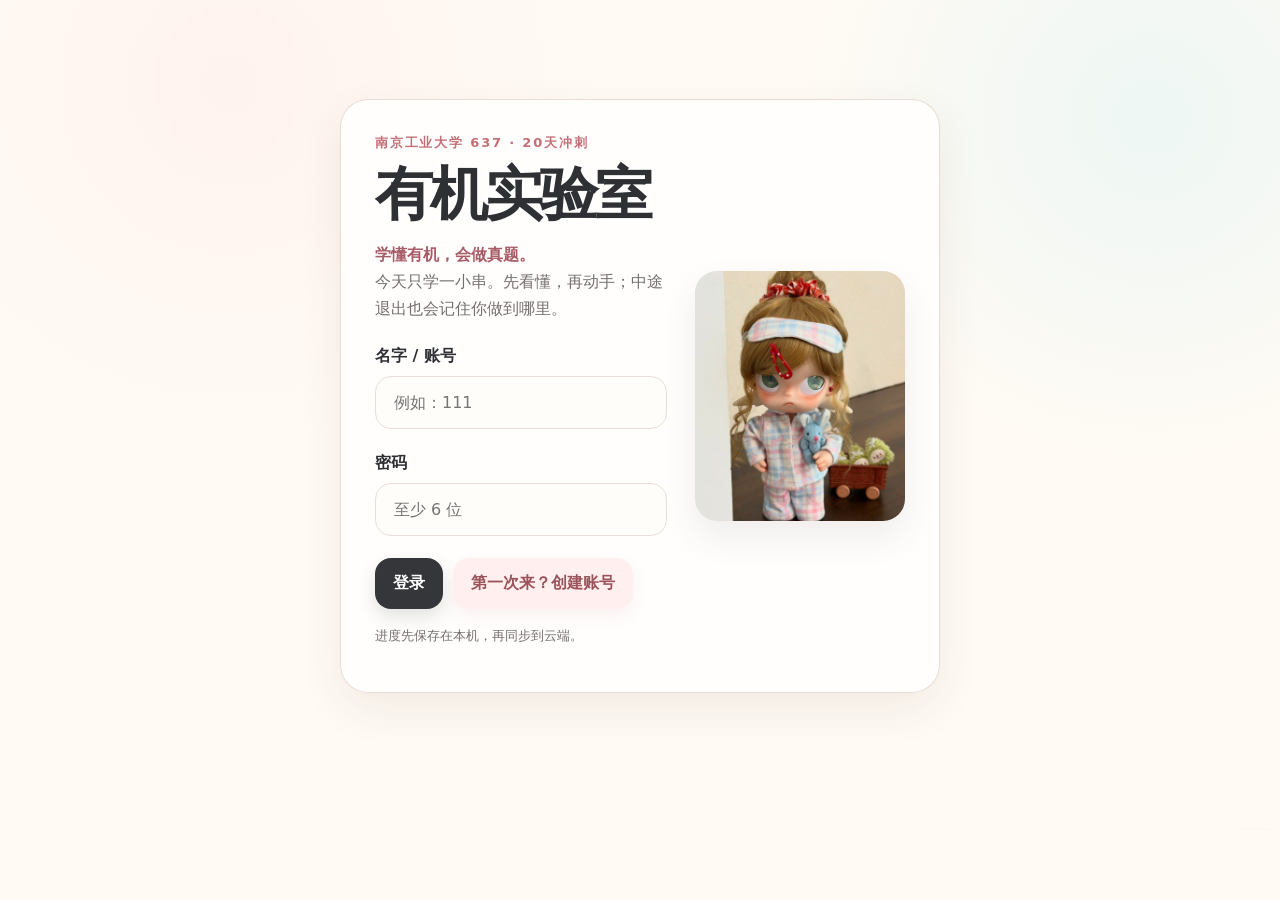
<file: index.html>
<!doctype html>
<html lang="zh-CN">
<head>
  <meta charset="utf-8">
  <meta name="viewport" content="width=device-width,initial-scale=1,viewport-fit=cover">
  <meta name="theme-color" content="#fffaf4">
  <title>有机实验室 · 637</title>
  <link rel="stylesheet" href="styles.css?v=original-iodoform-v5-20261008">
</head>
<body>
  <main id="app" aria-live="polite"></main>
  <script src="config.js"></script>
  <script src="data/skills.js"></script>
  <script src="data/manifest.js"></script>
  <script src="data/day01.js"></script>
  <script src="data/day02.js"></script>
  <script src="data/day03.js"></script>
  <script src="data/day04.js"></script>
  <script src="data/day05.js"></script>
  <script src="data/day06.js"></script>
  <script src="data/day07.js"></script>
  <script src="data/day08.js"></script>
  <script src="data/day09.js"></script>
  <script src="data/day10.js"></script>
  <script src="data/day11.js"></script>
  <script src="data/day12.js"></script>
  <script src="data/day13.js"></script>
  <script src="data/day14.js"></script>
  <script src="data/day15.js"></script>
  <script src="data/day16.js"></script>
  <script src="data/day17.js"></script>
  <script src="data/day18.js"></script>
  <script src="data/day19.js"></script>
  <script src="data/day20.js"></script>
  <script src="data/phase5-augment.js"></script>
  <script src="data/beginner-foundations.js"></script>
  <script src="data/learning-scaffolds.js"></script>
  <script src="data/beginner-first-use.js"></script>
  <script src="data/beginner-closure-v3.js"></script>
  <script src="data/beginner-closure-v4.js"></script>
  <script src="data/exam-closure-v5.js"></script>
  <script src="data/teaching-closure-v10.js"></script>
  <script src="data/teaching-closure-v11.js"></script>
  <script src="data/course-journey.js"></script>
  <script src="data/3d-lessons.js"></script>
  <script src="data/v16-story.js"></script>
  <script src="data/v16-novel.js"></script>
  <script src="data/v16-novel-longform.js"></script>
  <script src="data/v16-learning-voice.js"></script>
  <script src="data/v16-assets.js"></script>
  <script src="data/v16-release-config.js"></script>
  <script src="data/v16-exam.js"></script>
  <script src="data/exam-explanations.js"></script>
  <script src="data/original-exam-draft.js"></script>
  <script src="data/v16-asset-migration.js"></script>
  <script src="data/v16-director.js"></script>
  <script src="data/v16-novel-chapters.js"></script>
  <script src="data/visual-consistency-v15.js"></script>
  <script src="data/detective-cases.js"></script>
  <script src="data/synthesis-cases.js"></script>
  <script src="js/chem-visuals.js"></script>
  <script src="js/learning-engine.js"></script>
  <script src="js/director-engine.js"></script>
  <script src="js/chem3d.js"></script>
  <script src="js/narrative-engine.js"></script>
  <script src="js/comic-renderer.js"></script>
  <script src="js/novel-reader.js"></script>
  <script src="js/case-board.js"></script>
  <script src="js/v16-repair-presentation.js"></script>
  <script src="js/v16-cloud-codec.js"></script>
  <script src="js/review-engine.js"></script>
  <script src="js/interactions.js"></script>
  <script src="js/exam-review.js"></script>
  <script src="js/original-chem-diagrams.js"></script>
  <script src="js/original-chem-graph.js"></script>
  <script src="js/original-reaction-solutions.js"></script>
  <script src="js/original-spectra.js"></script>
  <script src="js/original-iodoform.js"></script>
  <script src="js/detective.js"></script>
  <script src="js/synthesis.js"></script>
  <script src="app.js?v=original-iodoform-v5-20261008"></script>
  <script src="js/lesson-layout-v15.js?v=visual-consistency-v15"></script>
</body>
</html>
</file>
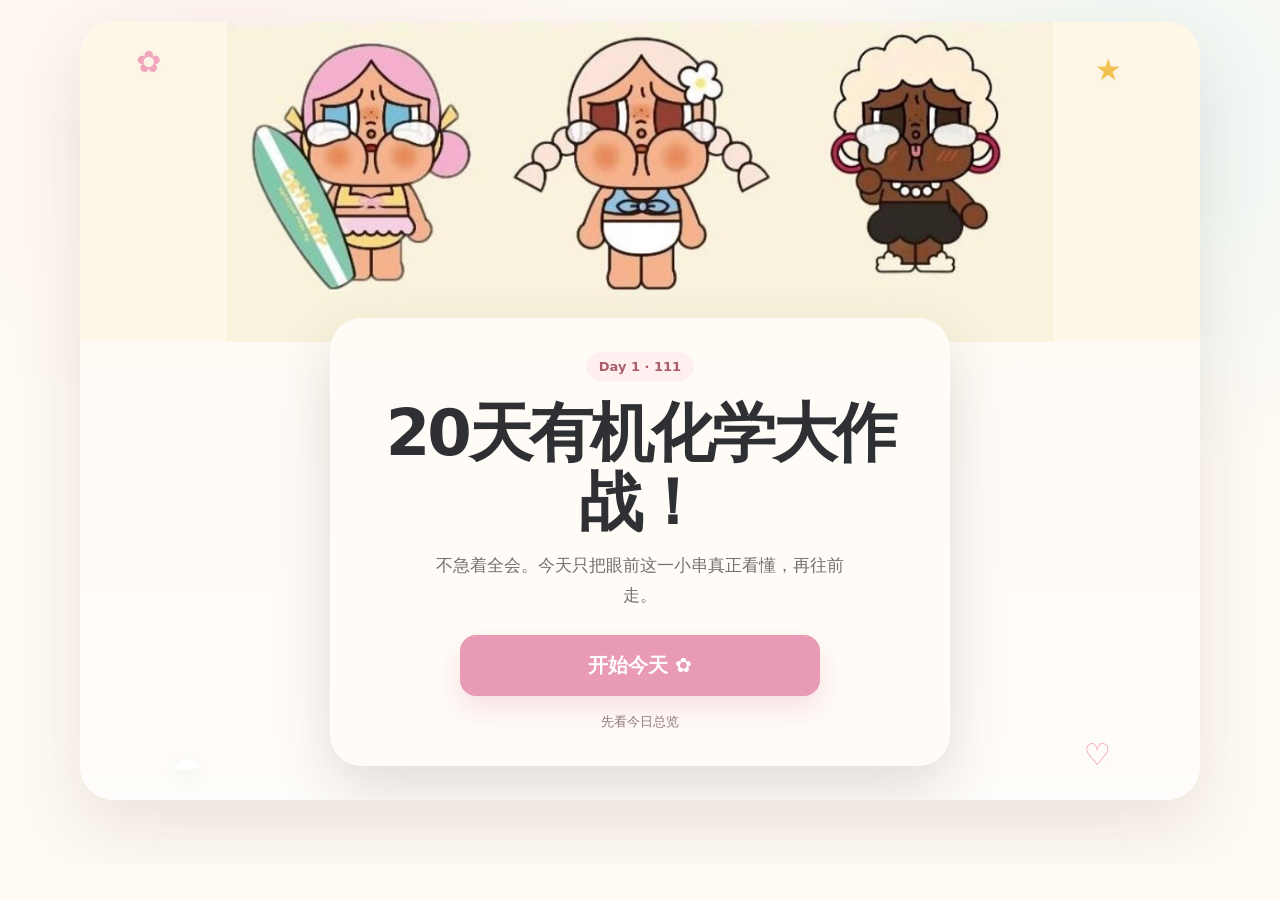
<file: _preview.html>
<!doctype html><meta charset="utf-8"><meta name="viewport" content="width=device-width,initial-scale=1"><link rel="stylesheet" href="styles.css"><body><main id="app"><div class="app cozy-app"><section class="welcome-stage"><img class="welcome-stage-bg" src="assets/mascots/welcome-page.jpg"><div class="welcome-stage-shade"></div><div class="welcome-center-card"><div class="welcome-badge">Day 1 · 111</div><h1>20天有机化学大作战！</h1><p>不急着全会。今天只把眼前这一小串真正看懂，再往前走。</p><button class="btn welcome-start">开始今天 ✿</button><button class="welcome-skip">先看今日总览</button></div><div class="welcome-doodles"><span>✿</span><span>★</span><span>☁</span><span>♡</span></div></section></div></main></body>
</file>
<file: styles.css>
:root{
  --bg:#fffaf4;--paper:#fffefd;--ink:#2f3034;--muted:#766f70;--rose:#c46f77;--rose-soft:#fff0ef;
  --mint:#eaf6ef;--blue:#eef4fb;--line:#eadfd8;--shadow:0 22px 70px rgba(78,55,46,.10);
  --radius:28px;--radius-sm:18px;
}
*{box-sizing:border-box}html,body{margin:0;min-height:100%;background:radial-gradient(circle at 18% 10%,#fff3ef 0,transparent 28%),radial-gradient(circle at 90% 14%,#eef7f4 0,transparent 26%),var(--bg);color:var(--ink);font-family:Inter,"PingFang SC","Microsoft YaHei",system-ui,-apple-system,sans-serif}button,input{font:inherit}button{cursor:pointer}button:disabled{cursor:not-allowed;opacity:.55}.app{width:min(940px,calc(100% - 28px));margin:0 auto;padding:28px 0 64px}.topbar{display:flex;align-items:center;justify-content:space-between;gap:16px;margin-bottom:18px}.brand{font-weight:800;letter-spacing:.04em}.brand small{display:block;color:var(--rose);font-size:12px;margin-bottom:4px}.cloud{font-size:13px;color:var(--muted);display:flex;align-items:center;gap:7px}.dot{width:9px;height:9px;border-radius:50%;background:#bbb}.dot.synced{background:#77b891}.dot.syncing{background:#d7a45e}.dot.offline{background:#d87979}.panel{background:rgba(255,254,253,.94);border:1px solid rgba(231,215,206,.86);border-radius:var(--radius);box-shadow:var(--shadow);padding:34px}.login-wrap{min-height:92vh;display:grid;place-items:center}.login-card{width:min(600px,100%)}.kicker{color:var(--rose);font-weight:800;letter-spacing:.14em;font-size:13px}.hero{font-size:clamp(48px,8vw,82px);line-height:.98;margin:14px 0 18px;letter-spacing:-.05em}.lead{font-size:18px;line-height:1.7;color:var(--muted)}.field{margin:24px 0 0}.field label{display:block;font-weight:800;margin-bottom:9px}.field input{width:100%;padding:16px 18px;border:1px solid var(--line);border-radius:16px;background:#fffdfa;outline:none}.field input:focus{border-color:#d59aa0;box-shadow:0 0 0 4px rgba(196,111,119,.10)}.btn{border:0;border-radius:16px;padding:15px 18px;font-weight:800}.btn.primary{background:#34363a;color:white}.btn.soft{background:var(--rose-soft);color:#9b545b}.btn.ghost{background:transparent;border:1px solid var(--line);color:var(--ink)}.btn-row{display:flex;gap:10px;flex-wrap:wrap;margin-top:22px}.error{margin-top:16px;background:#fff0ee;border:1px solid #f4c5c1;color:#b64843;padding:14px 16px;border-radius:16px;line-height:1.55}.good{background:var(--mint);border:1px solid #cfe9d8;color:#45755a;padding:14px 16px;border-radius:16px;line-height:1.55}.home-grid{display:grid;grid-template-columns:1.35fr .65fr;gap:18px}.day-card h1{font-size:40px;margin:8px 0 12px;letter-spacing:-.03em}.progress-line{height:9px;background:#f1e7e2;border-radius:99px;overflow:hidden;margin:18px 0 8px}.progress-line i{display:block;height:100%;background:linear-gradient(90deg,#c97980,#e3b39e);border-radius:inherit}.tiny{font-size:13px;color:var(--muted)}.chain{display:flex;gap:8px;align-items:center;flex-wrap:wrap;margin:20px 0}.chip{background:var(--blue);border:1px solid #dce8f5;border-radius:999px;padding:8px 11px;font-size:13px}.side-stat{display:grid;gap:12px}.mini-card{padding:18px;border:1px solid var(--line);border-radius:20px;background:#fff}.mini-card strong{font-size:24px;display:block;margin-top:6px}.lesson-card{max-width:760px;margin:0 auto}.lesson-card h1{font-size:42px;line-height:1.12;margin:12px 0 16px;letter-spacing:-.03em}.lesson-body{font-size:19px;line-height:1.8}.note{background:var(--mint);padding:16px 18px;border-radius:18px;margin-top:18px;color:#4e705b}.question-card{max-width:780px;margin:0 auto}.step-label{font-size:13px;color:var(--rose);font-weight:800}.question-card h2{font-size:31px;line-height:1.35;margin:10px 0 16px}.formula{font-family:"Times New Roman",serif;font-size:27px;text-align:center;background:#faf7f2;border:1px solid var(--line);padding:18px;border-radius:18px;margin:18px 0}.options{display:grid;gap:10px}.option{width:100%;text-align:left;border:1px solid var(--line);background:white;border-radius:16px;padding:15px 17px;transition:.15s}.option:hover{transform:translateY(-1px);border-color:#dcb2b6}.option.selected{border-color:#c97980;background:#fff5f4}.option.correct{border-color:#86c39b;background:#edf8f1}.option.wrong{border-color:#dc8b86;background:#fff1ef}.confidence{margin-top:18px;padding-top:16px;border-top:1px dashed var(--line)}.confidence p{font-weight:700;margin:0 0 10px}.confidence button{border:1px solid var(--line);background:#fff;border-radius:999px;padding:8px 12px;margin-right:6px}.confidence button.active{background:#34363a;color:white;border-color:#34363a}.feedback{margin-top:18px;padding:18px;border-radius:18px;background:#faf7f2;line-height:1.7}.feedback strong{display:block;margin-bottom:6px}.why{margin-top:10px;padding-top:10px;border-top:1px dashed var(--line);color:var(--muted)}.hint{margin-top:12px;background:var(--blue);border:1px solid #dce8f5;padding:13px 15px;border-radius:16px;color:#506a84}.finish{text-align:center;max-width:680px;margin:0 auto}.finish .big{font-size:58px;margin:8px}.skills{display:grid;gap:9px;margin:22px 0;text-align:left}.skill-row{display:flex;justify-content:space-between;gap:12px;padding:12px 14px;border-radius:14px;background:#faf7f2}.footer-actions{display:flex;justify-content:space-between;gap:12px;margin-top:22px}.link-btn{border:0;background:none;color:var(--rose);padding:6px 0;font-weight:700}@media(max-width:760px){.app{width:min(100% - 18px,940px);padding-top:12px}.panel{padding:24px 18px;border-radius:22px}.home-grid{grid-template-columns:1fr}.hero{font-size:54px}.question-card h2{font-size:25px}.lesson-card h1{font-size:32px}.formula{font-size:23px}.topbar{padding:0 4px}}

/* Phase 2–3: ability model + core interactions */
.nav-row{display:flex;gap:8px;flex-wrap:wrap;align-items:center}.nav-pill{border:1px solid var(--line);background:rgba(255,255,255,.8);border-radius:999px;padding:9px 12px;color:var(--ink);font-weight:700;font-size:13px}.nav-pill.active{background:#34363a;color:#fff;border-color:#34363a}.home-actions{display:grid;grid-template-columns:repeat(3,1fr);gap:10px;margin-top:18px}.home-action{border:1px solid var(--line);background:#fff;border-radius:18px;padding:15px;text-align:left}.home-action b{display:block;margin-bottom:5px}.home-action span{font-size:13px;color:var(--muted)}.section-title{display:flex;justify-content:space-between;align-items:end;gap:16px;margin:28px 0 12px}.section-title h2{margin:0;font-size:22px}.day-map{display:grid;grid-template-columns:repeat(4,1fr);gap:10px}.day-tile{border:1px solid var(--line);background:#fff;border-radius:18px;padding:14px;text-align:left;min-height:104px}.day-tile strong{display:block;margin:7px 0 4px}.day-tile small{color:var(--muted);line-height:1.4}.day-tile.current{border-color:#d59aa0;background:#fff7f5}.day-tile.done{background:var(--mint)}.day-tile.locked{opacity:.5;cursor:not-allowed;background:#faf7f4}.day-number{font-size:12px;color:var(--rose);font-weight:800}.status-note{margin-top:14px;padding:12px 14px;border-radius:14px;background:#faf7f2;color:var(--muted);font-size:13px;line-height:1.6}.question-shell{max-width:820px;margin:0 auto}.question-head{display:flex;align-items:center;justify-content:space-between;gap:12px;margin-bottom:14px}.question-head .step-label{margin:0}.role-chip{border-radius:999px;padding:7px 10px;background:var(--blue);font-size:12px;color:#506a84;font-weight:800}.question-prompt{font-size:28px;line-height:1.45;font-weight:800;margin:8px 0 18px}.structure-options .option{display:grid;grid-template-columns:32px 1fr auto;gap:10px;align-items:center}.option-letter{width:28px;height:28px;display:grid;place-items:center;border-radius:50%;background:#faf4ef;font-weight:800}.option-formula{display:block;font-family:"Times New Roman",serif;font-size:22px;margin-bottom:5px}.option-svg{display:block;max-width:360px}.option-svg svg,.structure-stage svg,.arrow-base svg{width:100%;height:auto;display:block}.stem-structure{border:1px solid var(--line);background:#faf7f2;border-radius:18px;padding:14px;margin:16px 0}.stem-structure>span{display:block;color:var(--muted);font-size:12px;font-weight:800;margin-bottom:8px}.structure-stage{width:min(520px,100%);margin:0 auto}.confidence-buttons{display:flex;gap:7px;flex-wrap:wrap}.reasoning-label{display:grid;gap:7px;margin-top:13px;color:var(--muted);font-size:13px}.reasoning-label select{width:100%;border:1px solid var(--line);background:#fff;border-radius:12px;padding:10px 12px;color:var(--ink)}.interaction-instruction{font-size:13px;color:var(--muted);margin:0 0 10px}.ranking-list{list-style:none;padding:0;margin:0;display:grid;gap:9px}.ranking-item{display:grid;grid-template-columns:24px 30px 1fr auto;gap:10px;align-items:center;border:1px solid var(--line);background:#fff;border-radius:16px;padding:11px 12px}.ranking-item.dragging{opacity:.55}.drag-handle{color:#aaa;cursor:grab}.rank-index{width:28px;height:28px;border-radius:50%;background:var(--rose-soft);display:grid;place-items:center;font-weight:800}.rank-content{display:grid;gap:3px}.rank-content small{color:var(--muted)}.rank-actions{display:flex;gap:5px}.rank-actions button,.mini-button{border:1px solid var(--line);background:#fff;border-radius:10px;padding:7px 9px}.mini-button.active{background:#34363a;color:#fff;border-color:#34363a}.partial-score{margin-top:12px;background:var(--blue);border-radius:14px;padding:12px 14px}.partial-score b{font-size:19px}.bridgeheads{display:grid;grid-template-columns:1fr auto 1fr;gap:10px;align-items:center;margin:10px 0 16px}.bridgeheads>div{border:1px solid var(--line);border-radius:16px;padding:13px;background:#faf7f2}.bridgeheads span{display:block;font-size:12px;color:var(--muted);margin-bottom:5px}.bridgeheads b{line-height:1.45}.bridge-arrow{font-size:24px;color:var(--rose)}.path-history{padding:10px 0}.path-history p{color:var(--muted);margin:0}.path-history ol{margin:0;padding-left:24px}.path-history li{margin:5px 0;padding:7px 9px;border-radius:10px}.status-green{background:#edf8f1}.status-yellow{background:#fff8df}.status-orange{background:#fff0df}.status-red{background:#fff0ee}.current-compound{display:grid;gap:4px;border:1px solid var(--line);background:#fff;border-radius:16px;padding:14px;margin-bottom:10px}.current-compound span,.current-compound small{color:var(--muted);font-size:12px}.path-choices{display:grid;gap:8px}.path-choice{border:1px solid var(--line);background:#fff;border-radius:15px;padding:12px 14px;text-align:left}.path-choice b,.path-choice span{display:block}.path-choice span{color:var(--muted);font-size:13px;margin-top:4px}.path-message{padding:11px 13px;border-radius:13px;background:var(--blue);margin-bottom:10px;line-height:1.55}.dead-end{padding:13px 14px;border-radius:14px;background:#fff0ee;color:#9b5651;line-height:1.6;margin-bottom:10px}.arrow-workspace{position:relative;border:1px solid var(--line);background:#fff;border-radius:18px;overflow:hidden;margin:12px 0;aspect-ratio:16/7;min-height:220px}.arrow-base,.arrow-overlay{position:absolute;inset:0;width:100%;height:100%}.arrow-base svg,.arrow-overlay{width:100%;height:100%}.arrow-overlay{pointer-events:none}.drawn-arrow{fill:none;stroke:#a55a64;stroke-width:3}.drawn-arrow.single{stroke-dasharray:6 5}.arrow-overlay marker path{fill:#a55a64}.arrow-overlay text{fill:#a55a64;font-weight:800}.hotspot{position:absolute;width:22px;height:22px;transform:translate(-50%,-50%);border-radius:50%;border:3px solid #fff;background:#d88c94;box-shadow:0 0 0 2px rgba(196,111,119,.35);padding:0;z-index:3}.hotspot[data-role="source"]{background:#76b7a7}.hotspot[data-role="target"]{background:#8fb8df}.hotspot.source-selected{box-shadow:0 0 0 5px rgba(196,111,119,.22);transform:translate(-50%,-50%) scale(1.18)}.hotspot span{position:absolute;left:50%;top:26px;transform:translateX(-50%);white-space:nowrap;background:rgba(47,48,52,.92);color:white;border-radius:8px;padding:4px 6px;font-size:10px;opacity:0;pointer-events:none}.hotspot:hover span,.hotspot:focus span{opacity:1}.arrow-readout{background:var(--mint);border-radius:13px;padding:11px 13px;font-size:13px}.arrow-tools{display:flex;gap:7px;flex-wrap:wrap;margin-top:8px}.layered-explanation{margin-top:16px;display:grid;gap:9px}.explain-layer{padding:14px 15px;border-radius:15px;background:#faf7f2;line-height:1.7}.explain-layer.why,.explain-layer.full{display:none}.explain-layer.open{display:block}.explain-actions{display:flex;gap:8px;flex-wrap:wrap}.result-title{font-size:18px;font-weight:800}.result-sub{font-size:13px;color:var(--muted);margin-top:5px}.ability-grid{display:grid;grid-template-columns:repeat(2,1fr);gap:12px}.ability-card{border:1px solid var(--line);background:#fff;border-radius:18px;padding:15px}.ability-card header{display:flex;justify-content:space-between;gap:10px;align-items:center}.ability-card header b{font-size:17px}.meter{height:8px;background:#f1e7e2;border-radius:999px;overflow:hidden;margin:10px 0 7px}.meter i{display:block;height:100%;background:linear-gradient(90deg,#c97980,#e3b39e);border-radius:inherit}.ability-card small{color:var(--muted);line-height:1.5}.skill-detail-list{display:grid;gap:8px;margin-top:14px}.skill-detail{display:grid;grid-template-columns:1fr auto;gap:10px;border-top:1px dashed var(--line);padding-top:9px}.skill-detail span{font-size:13px}.skill-detail small{grid-column:1/-1}.empty-state{text-align:center;padding:38px 14px;color:var(--muted)}.mistake-list{display:grid;gap:10px}.mistake-card{border:1px solid var(--line);background:#fff;border-radius:17px;padding:15px}.mistake-card.high{border-color:#e5b0aa;background:#fff7f5}.mistake-card b{display:block}.mistake-card p{color:var(--muted);line-height:1.6;margin:6px 0 0}.review-summary{display:flex;gap:10px;flex-wrap:wrap}.review-summary .chip{background:var(--mint)}.score-box{display:grid;grid-template-columns:1fr 1fr;gap:10px}.score-box>div{background:#faf7f2;border-radius:16px;padding:14px}.score-box strong{font-size:24px;display:block;margin-top:4px}.locked-panel{opacity:.58}.tiny-link{border:0;background:none;color:var(--rose);padding:0;font-weight:800}.phase-badge{display:inline-flex;align-items:center;gap:6px;background:#fff3df;border:1px solid #eed9b8;color:#8d6b35;border-radius:999px;padding:6px 9px;font-size:12px;font-weight:800}.feedback.locked{background:var(--blue)}
@media(max-width:760px){.home-actions{grid-template-columns:1fr}.day-map{grid-template-columns:repeat(2,1fr)}.question-prompt{font-size:23px}.ranking-item{grid-template-columns:20px 28px 1fr}.rank-actions{grid-column:3;justify-self:start}.bridgeheads{grid-template-columns:1fr}.bridge-arrow{transform:rotate(90deg);justify-self:center}.ability-grid{grid-template-columns:1fr}.arrow-workspace{min-height:190px;aspect-ratio:4/3}.hotspot span{display:none}.question-head{align-items:flex-start;flex-direction:column}.topbar{align-items:flex-start}.nav-row{justify-content:flex-end}.structure-options .option{grid-template-columns:30px 1fr}.multi-mark{display:none}}

/* Phase 4: structure detective */
.detective-hub h1{font-size:38px;line-height:1.2;margin:10px 0 12px}.detective-hub-stats{display:grid;grid-template-columns:repeat(3,1fr);gap:10px;margin:20px 0}.detective-hub-stats>div{background:#faf7f2;border:1px solid var(--line);border-radius:18px;padding:14px}.detective-hub-stats span{display:block;color:var(--muted);font-size:12px;margin-bottom:6px}.detective-hub-stats b{font-size:22px}.detective-case-list{display:grid;grid-template-columns:repeat(2,1fr);gap:12px}.detective-case-tile{border:1px solid var(--line);background:#fff;border-radius:20px;padding:16px;text-align:left;min-height:150px;display:flex;flex-direction:column;align-items:flex-start}.detective-case-tile:hover{border-color:#dcb2b6;transform:translateY(-1px)}.detective-case-tile.done{background:var(--mint);border-color:#cfe9d8}.detective-case-tile>span{font-size:12px;color:var(--rose);font-weight:800}.detective-case-tile>b{font-size:19px;margin:7px 0 6px}.detective-case-tile>small{color:var(--muted);line-height:1.55;flex:1}.detective-case-tile>em{font-size:12px;color:#4e705b;font-style:normal;font-weight:800;margin-top:12px}.detective-shell{max-width:900px;margin:0 auto}.detective-progress{margin-bottom:12px}.detective-progress-top{display:flex;justify-content:space-between;gap:12px;font-size:12px;color:var(--muted)}.detective-progress-top b{color:var(--rose)}.detective-case-head{display:grid;grid-template-columns:1fr auto;gap:18px;align-items:start;margin:12px 0 18px}.detective-case-head h2{font-size:34px;line-height:1.2;margin:0 0 8px}.detective-case-head p{color:var(--muted);line-height:1.65;margin:0}.case-formula{min-width:150px;background:var(--blue);border:1px solid #dce8f5;border-radius:18px;padding:13px;text-align:center}.case-formula span{display:block;color:#59738d;font-size:11px;font-weight:800}.case-formula b{display:block;font-family:"Times New Roman",serif;font-size:25px;margin-top:5px}.evidence-strip{display:flex;gap:8px;flex-wrap:wrap;margin:8px 0 18px}.evidence-pill{border:1px solid var(--line);background:#fff;border-radius:15px;padding:10px 12px;min-width:160px}.evidence-pill span{display:block;font-size:11px;color:var(--muted);font-weight:800;margin-bottom:4px}.evidence-pill b{font-size:13px;line-height:1.45}.detective-stage{background:#fffdfa;border:1px solid var(--line);border-radius:22px;padding:22px}.stage-kicker{font-size:12px;color:var(--rose);font-weight:800;letter-spacing:.08em}.detective-stage h3,.panel-inset h3,.detective-result h3{font-size:25px;margin:8px 0 10px}.stage-copy{line-height:1.75;color:var(--muted)}.dbe-input{display:grid;gap:8px;margin:18px 0;max-width:280px}.dbe-input span{font-weight:800}.dbe-input input{border:1px solid var(--line);border-radius:15px;background:#fff;padding:14px 16px;font-size:22px}.detective-hint-row{display:grid;gap:9px;margin-top:15px}.detective-hint-row .hint{margin-top:0}.spectrum-card{border:1px solid var(--line);background:#fff;border-radius:18px;padding:10px;margin:16px 0;overflow-x:auto}.spectrum-card svg{display:block;width:100%;height:auto;min-width:560px}.spectrum-grid{stroke:#eee3dc;stroke-width:1}.spectrum-axis{stroke:#6e6d71;stroke-width:1.4}.spectrum-axis-title{font-size:12px;fill:#766f70}.spectrum-label{font-size:11px;fill:#6d4f54;font-weight:800}.spectrum-label.faint{font-size:10px;fill:#8b8383;font-weight:500}.ir-stick{stroke:#c46f77;stroke-width:8;stroke-linecap:round}.nmr-stick{stroke:#627f9d;stroke-width:4}.spectrum-question{font-weight:800;line-height:1.6}.detective-choice-grid{display:grid;gap:9px}.detective-choice{display:grid;grid-template-columns:30px 1fr;gap:10px;align-items:center;text-align:left;border:1px solid var(--line);background:#fff;border-radius:15px;padding:13px}.detective-choice>span{width:28px;height:28px;border-radius:50%;background:#faf4ef;display:grid;place-items:center;font-weight:800}.detective-choice.selected{border-color:#c97980;background:#fff5f4}.candidate-grid{display:grid;gap:10px}.candidate-card{border:1px solid var(--line);background:#fff;border-radius:18px;padding:14px}.candidate-title{display:flex;justify-content:space-between;gap:12px;align-items:center}.candidate-title span{font-weight:800}.candidate-title b{font-family:"Times New Roman",serif;font-size:20px}.candidate-actions{display:flex;gap:7px;flex-wrap:wrap;margin-top:12px}.candidate-actions button{border:1px solid var(--line);background:#fff;border-radius:999px;padding:8px 11px}.candidate-actions button.active.keep{background:var(--mint);border-color:#b9ddc5}.candidate-actions button.active.exclude{background:#fff0ee;border-color:#edc2bd}.candidate-actions button.active.uncertain{background:#fff8df;border-color:#eddca4}.final-candidates{display:grid;gap:9px}.final-candidate{display:grid;grid-template-columns:34px 1fr;gap:10px;align-items:center;text-align:left;border:1px solid var(--line);background:#fff;border-radius:16px;padding:13px}.final-candidate>span{width:30px;height:30px;border-radius:50%;display:grid;place-items:center;background:#faf4ef;font-weight:800}.final-candidate div{display:grid;gap:4px}.final-candidate small{font-family:"Times New Roman",serif;color:var(--muted);font-size:17px}.final-candidate.selected{border-color:#c97980;background:#fff5f4}.detective-result{display:grid;grid-template-columns:auto 1fr;gap:20px;align-items:center;background:#faf7f2;border-radius:22px;padding:20px}.result-score-ring{width:128px;height:128px;border-radius:50%;display:grid;place-items:center;align-content:center;background:#fff;border:10px solid #e9c1b5}.result-score-ring b{font-size:34px}.result-score-ring span{font-size:11px;color:var(--muted)}.subscore-grid{display:grid;grid-template-columns:repeat(5,1fr);gap:7px;margin-top:12px}.subscore-grid>div{background:#fff;border:1px solid var(--line);border-radius:14px;padding:10px;text-align:center}.subscore-grid span{display:block;font-size:11px;color:var(--muted);margin-bottom:5px}.subscore-grid b{font-size:18px}.panel-inset{margin-top:14px;border:1px solid var(--line);border-radius:20px;background:#fffdfa;padding:18px}.constraint-table-wrap{overflow-x:auto}.constraint-table{width:100%;border-collapse:separate;border-spacing:0;min-width:560px;margin-top:12px}.constraint-table th,.constraint-table td{border-bottom:1px solid var(--line);padding:10px 11px;text-align:center}.constraint-table th:first-child{text-align:left}.constraint{display:inline-grid;place-items:center;width:30px;height:30px;border-radius:50%;font-weight:900}.constraint.pass{background:var(--mint);color:#47765b}.constraint.fail{background:#fff0ee;color:#b65851}.constraint.partial{background:#fff8df;color:#8c713a}.constraint.unknown{background:#f1efec;color:#777}.candidate-reasons{display:grid;gap:8px;margin-top:14px}.candidate-reason{border-left:4px solid #dccfc7;background:#fff;border-radius:12px;padding:11px 13px}.candidate-reason.winner{border-left-color:#77b891;background:var(--mint)}.candidate-reason p{margin:5px 0 0;line-height:1.6;color:var(--muted)}
@media(max-width:760px){.detective-hub-stats{grid-template-columns:1fr}.detective-case-list{grid-template-columns:1fr}.detective-case-head{grid-template-columns:1fr}.case-formula{width:100%}.detective-stage{padding:17px 14px}.candidate-title{align-items:flex-start;flex-direction:column}.detective-result{grid-template-columns:1fr}.result-score-ring{margin:0 auto}.subscore-grid{grid-template-columns:repeat(2,1fr)}.spectrum-card svg{min-width:500px}.detective-hub h1{font-size:31px}.detective-case-head h2{font-size:28px}}

/* Phase 5: beginner formula scaffolds + synthesis maze */
.learning-support{margin:18px 0;padding:17px 18px;border:1px solid #dfd8c7;border-radius:18px;background:linear-gradient(135deg,#fffdf7,#f6fbf8)}
.learning-support.compact{padding:13px 15px;background:#fbfaf7}.support-head{display:grid;gap:5px}.support-head>span{font-size:11px;color:#8a7167;font-weight:800;letter-spacing:.08em}.support-head>b{font-size:17px;line-height:1.55}.learning-support p{margin:10px 0 0;color:var(--muted);line-height:1.7}.formula-stack{display:grid;gap:8px;margin-top:13px}.formula-line,.formula-learning-card b,.route-equation b,.case-mini-equation{font-family:"Times New Roman","Noto Serif SC",serif}.formula-line{padding:12px 14px;border-radius:13px;background:#fff;border:1px solid var(--line);font-size:20px;line-height:1.55;overflow-wrap:anywhere}.support-watch{margin-top:11px;padding:10px 12px;border-radius:12px;background:#fff8df;color:#7c693d;font-size:13px;line-height:1.6}.hidden-aid .aid-reveal-body{margin-top:10px}.reveal-aid{margin-top:8px}.lesson-support{margin-top:22px}.lesson-support .formula-line{font-size:22px}.formula-learning-card{display:grid;gap:6px;margin-top:12px;padding:13px 15px;border-radius:14px;background:#fff;border:1px solid var(--line)}.formula-learning-card span{font-size:11px;color:var(--muted);font-weight:800}.formula-learning-card b{font-size:21px;line-height:1.55}.analysis-question{display:grid;gap:10px;margin-top:18px}.analysis-question>b{font-size:16px;line-height:1.55}
.synthesis-hub h1{font-size:38px;line-height:1.2;margin:10px 0 12px}.synthesis-hub-stats{display:grid;grid-template-columns:repeat(3,1fr);gap:10px;margin:20px 0}.synthesis-hub-stats>div{background:#faf7f2;border:1px solid var(--line);border-radius:18px;padding:14px}.synthesis-hub-stats span{display:block;font-size:12px;color:var(--muted);margin-bottom:6px}.synthesis-hub-stats b{font-size:22px}.synthesis-hub-stats small{display:block;color:var(--muted);margin-top:4px}.synthesis-case-list{display:grid;grid-template-columns:repeat(2,1fr);gap:12px}.synthesis-case-tile{border:1px solid var(--line);background:#fff;border-radius:20px;padding:16px;text-align:left;min-height:190px;display:flex;flex-direction:column;align-items:flex-start}.synthesis-case-tile:hover{border-color:#dcb2b6;transform:translateY(-1px)}.synthesis-case-tile.done{background:var(--mint);border-color:#cfe9d8}.synthesis-case-tile>span{font-size:12px;color:var(--rose);font-weight:800}.synthesis-case-tile>b{font-size:19px;margin:7px 0 6px}.synthesis-case-tile>small{color:var(--muted);line-height:1.55;flex:1}.synthesis-case-tile>em{font-size:12px;color:#4e705b;font-style:normal;font-weight:800;margin-top:10px}.case-mini-equation{display:flex;gap:7px;align-items:center;flex-wrap:wrap;margin-top:12px;padding:9px 10px;border-radius:12px;background:#faf7f2;font-size:16px;line-height:1.45}.case-mini-equation i{font-style:normal;color:var(--rose)}
.synthesis-shell{max-width:930px;margin:0 auto}.synthesis-progress{display:flex;justify-content:space-between;gap:16px;align-items:center;margin-bottom:16px}.synthesis-progress>div:first-child{display:grid;gap:3px}.synthesis-progress span{font-size:12px;color:var(--muted)}.synthesis-step-dots{display:flex;gap:6px}.synthesis-step-dots i{width:28px;height:7px;border-radius:999px;background:#eadfd8}.synthesis-step-dots i.on{background:#c97980}.synthesis-case-head h2{font-size:31px;line-height:1.3;margin:7px 0 12px}.synthesis-bridge{display:grid;grid-template-columns:1fr auto 1fr;gap:12px;align-items:center;margin:16px 0 20px}.synthesis-bridge>div:not(.bridge-arrow){border:1px solid var(--line);background:#fff;border-radius:18px;padding:15px}.synthesis-bridge span{display:block;font-size:11px;color:var(--muted);font-weight:800}.synthesis-bridge b{display:block;margin:5px 0}.synthesis-bridge strong{font-family:"Times New Roman",serif;font-size:22px;line-height:1.5}.synthesis-stage{border:1px solid var(--line);background:#fffdfa;border-radius:22px;padding:22px}.synthesis-stage h3{font-size:25px;margin:8px 0 10px}.mode-grid{display:grid;grid-template-columns:1fr 1fr;gap:12px;margin:20px 0}.mode-card{border:1px solid var(--line);background:#fff;border-radius:18px;padding:20px;text-align:left;min-height:150px}.mode-card:hover{border-color:#d59aa0;background:#fff9f7}.mode-card>span{font-size:12px;color:var(--rose);font-weight:800}.mode-card>b{display:block;font-size:20px;margin:7px 0}.mode-card>small{color:var(--muted);line-height:1.6}.maze-toolbar{display:grid;grid-template-columns:1fr auto;gap:12px;align-items:start}.current-node-card{background:var(--blue);border:1px solid #dce8f5;border-radius:18px;padding:14px}.current-node-card span{display:block;font-size:11px;color:#59738d;font-weight:800}.current-node-card b{display:block;margin:5px 0}.current-node-card strong{font-family:"Times New Roman",serif;font-size:24px;line-height:1.5}.maze-choice-grid{display:grid;grid-template-columns:repeat(2,1fr);gap:10px}.maze-choice{border:1px solid var(--line);background:#fff;border-radius:17px;padding:15px;text-align:left;min-height:92px}.maze-choice:hover{border-color:#dcb2b6;transform:translateY(-1px)}.maze-choice span{display:block;font-family:"Times New Roman",serif;font-size:18px;line-height:1.45}.maze-choice b{display:block;margin-top:6px;font-size:13px;color:var(--muted)}.synthesis-history{list-style:none;padding:0;margin:0;display:grid;gap:8px}.synthesis-history li{display:grid;grid-template-columns:28px 1fr;gap:10px;align-items:start;padding:11px 12px;border-radius:14px}.synthesis-history li>span{width:26px;height:26px;border-radius:50%;background:#fff;display:grid;place-items:center;font-weight:800}.synthesis-history li div{display:grid;gap:3px}.synthesis-history li b{font-family:"Times New Roman",serif;font-size:17px;line-height:1.5}.synthesis-history li small{color:var(--muted)}.empty-route{color:var(--muted);padding:12px 0}.synthesis-hints{display:grid;gap:8px;margin-top:14px}.synthesis-hints .hint{margin-top:0}.maze-controls{display:flex;justify-content:space-between;gap:12px;align-items:end;margin-top:18px}.synthesis-goal{margin-top:16px}.route-equation{margin:15px 0;padding:15px;border:1px solid var(--line);background:#fff;border-radius:16px;display:grid;gap:6px}.route-equation span{font-size:11px;color:var(--muted);font-weight:800}.route-equation b{font-size:20px;line-height:1.7;overflow-wrap:anywhere}.synthesis-confidence{margin:16px 0}.synthesis-result-head{display:grid;grid-template-columns:auto 1fr;gap:18px;align-items:center}.synthesis-result-head p{margin:5px 0 0;color:var(--muted);line-height:1.65}.route-score-grid{display:grid;grid-template-columns:repeat(4,1fr);gap:9px;margin:18px 0}.route-score-grid>div{border:1px solid var(--line);background:#fff;border-radius:16px;padding:13px;text-align:center}.route-score-grid span{display:block;font-size:11px;color:var(--muted)}.route-score-grid b{display:block;font-size:23px;margin:5px 0}.route-score-grid small{color:var(--muted)}.preferred-route{background:var(--mint)}
@media(max-width:760px){.learning-support{padding:14px}.formula-line{font-size:18px}.lesson-support .formula-line{font-size:19px}.synthesis-hub-stats{grid-template-columns:1fr}.synthesis-case-list{grid-template-columns:1fr}.synthesis-bridge{grid-template-columns:1fr}.synthesis-bridge .bridge-arrow{transform:rotate(90deg);justify-self:center}.mode-grid{grid-template-columns:1fr}.maze-toolbar{grid-template-columns:1fr}.maze-choice-grid{grid-template-columns:1fr}.maze-controls{align-items:stretch;flex-direction:column}.route-score-grid{grid-template-columns:repeat(2,1fr)}.synthesis-result-head{grid-template-columns:1fr}.synthesis-result-head .result-score-ring{margin:0 auto}.synthesis-hub h1{font-size:31px}.synthesis-case-head h2{font-size:26px}.synthesis-bridge strong{font-size:20px}}

/* Final layout polish: welcome flow + mascot placements */
.login-layout{display:grid;grid-template-columns:minmax(0,1fr) 280px;gap:26px;align-items:center}.welcome-main-mascot img{max-height:380px;object-fit:cover}.welcome-panel{display:grid;grid-template-columns:minmax(0,1.2fr) .8fr;gap:24px;align-items:center}.welcome-panel h1{font-size:clamp(34px,5vw,54px);line-height:1.16;margin:12px 0 14px;letter-spacing:-.04em}.welcome-points{display:grid;gap:9px;margin-top:18px;color:var(--muted);line-height:1.7}.welcome-side{display:grid;gap:16px}.mascot-card{margin:0;border:1px solid var(--line);border-radius:24px;background:linear-gradient(180deg,#fffefc,#faf6f2);overflow:hidden;box-shadow:0 18px 40px rgba(78,55,46,.08)}.mascot-card img{display:block;width:100%;aspect-ratio:1/1;object-fit:cover}.mascot-card figcaption{display:grid;gap:4px;padding:14px 16px}.mascot-card figcaption b{font-size:16px}.mascot-card figcaption span{font-size:13px;line-height:1.6;color:var(--muted)}.hero-figure img{aspect-ratio:4/5}.portal-panel{max-width:980px;margin:0 auto}.triangle-layout{position:relative;min-height:620px;margin:20px auto 8px;max-width:760px}.triangle-card{position:absolute;width:260px;min-height:280px;border:1px solid var(--line);background:#fff;border-radius:28px;padding:16px;display:flex;flex-direction:column;gap:12px;align-items:flex-start;text-align:left;box-shadow:0 18px 40px rgba(78,55,46,.08)}.triangle-card:hover{transform:translateY(-2px);border-color:#dcb2b6}.triangle-card img{width:100%;border-radius:20px;aspect-ratio:1/1;object-fit:cover}.triangle-card b{font-size:26px;letter-spacing:-.03em}.triangle-card small{line-height:1.65;color:var(--muted);font-size:14px}.triangle-card.left{left:70px;top:0}.triangle-card.right{right:70px;top:0}.triangle-card.bottom{left:50%;bottom:0;transform:translateX(-50%)}.triangle-card.bottom:hover{transform:translateX(-50%) translateY(-2px)}.portal-tip{margin-top:20px;padding:14px 16px;border-radius:16px;background:#faf7f2;color:var(--muted);line-height:1.7}.home-hero-grid{display:grid;grid-template-columns:minmax(0,1.2fr) .8fr;gap:18px;align-items:start}.home-right-rail{display:grid;gap:16px}.mascot-rail .mascot-card{background:#fff}.quick-grid{display:grid;grid-template-columns:repeat(2,1fr);gap:12px;margin-top:18px}.quick-card{border:1px solid var(--line);background:#fff;border-radius:20px;padding:16px;text-align:left}.quick-card:hover{transform:translateY(-1px);border-color:#dcb2b6}.quick-card b{display:block;font-size:18px;margin-bottom:7px}.quick-card small{display:block;line-height:1.65;color:var(--muted)}.concise-stats .mini-card strong{font-size:28px}.nav-row{justify-content:center;flex:1}.topbar{align-items:flex-start}.brand{min-width:160px}.cloud{padding-top:9px}.lesson-card .footer-actions,.question-shell .footer-actions{align-items:center}.question-shell .footer-actions .tiny,.lesson-card .footer-actions .tiny{max-width:420px;text-align:right}.review-mascot-row,.mistake-mascot-row,.ability-mascot-row{display:grid;grid-template-columns:280px minmax(0,1fr);gap:18px;align-items:start}.review-panel-copy,.mistake-panel-copy,.ability-panel-copy{display:grid;gap:12px}.mistake-card p{line-height:1.7}.home-grid,.side-stat,.home-actions{display:contents}
@media(max-width:900px){.login-layout,.welcome-panel,.home-hero-grid,.review-mascot-row,.mistake-mascot-row,.ability-mascot-row{grid-template-columns:1fr}.triangle-layout{min-height:auto;display:grid;grid-template-columns:1fr;gap:14px;max-width:420px}.triangle-card,.triangle-card.left,.triangle-card.right,.triangle-card.bottom{position:static;width:auto;min-height:unset;transform:none}.triangle-card.bottom:hover,.triangle-card:hover{transform:translateY(-1px)}.question-shell .footer-actions .tiny,.lesson-card .footer-actions .tiny{text-align:left}.nav-row{justify-content:flex-start}}
@media(max-width:760px){.quick-grid{grid-template-columns:1fr}.welcome-panel h1{font-size:32px}.triangle-card b{font-size:22px}.topbar{flex-direction:column;align-items:stretch}.cloud{padding-top:0}.brand{min-width:0}}

/* Extra cute polish for the final learning build */
body:before,body:after{content:"";position:fixed;z-index:-1;border-radius:999px;filter:blur(2px);opacity:.48;pointer-events:none}body:before{width:160px;height:160px;left:-54px;top:24%;background:#ffe8e7}body:after{width:190px;height:190px;right:-70px;bottom:8%;background:#e7f4ef}.panel{position:relative}.panel:before{content:"";position:absolute;width:11px;height:11px;border-radius:50%;right:24px;top:22px;background:#f4c2c6;box-shadow:18px 10px 0 #dcecf4,34px -1px 0 #d9efdf;opacity:.75}.btn.primary{box-shadow:0 8px 18px rgba(52,54,58,.14)}.btn.soft{box-shadow:0 7px 16px rgba(196,111,119,.09)}.nav-pill{transition:transform .14s ease,background .14s ease,border-color .14s ease}.nav-pill:hover{transform:translateY(-1px)}.day-tile,.quick-card,.triangle-card,.option{transition:transform .14s ease,border-color .14s ease,box-shadow .14s ease}.day-tile:hover:not(:disabled),.quick-card:hover,.option:hover{box-shadow:0 10px 22px rgba(78,55,46,.07)}.day-tile.current:after{content:"今天 ✿";display:inline-block;margin-top:8px;padding:4px 8px;border-radius:999px;background:#fff0ef;color:#a65b64;font-size:11px;font-weight:800}.lesson-with-mascot,.exercise-with-mascot{padding-top:92px}.lesson-mascot-mini,.exercise-mascot-mini{position:absolute;right:28px;top:24px;display:flex;align-items:center;gap:9px;padding:7px 10px 7px 7px;border:1px solid var(--line);background:#fffdfb;border-radius:999px;box-shadow:0 8px 20px rgba(78,55,46,.08);max-width:250px}.lesson-mascot-mini img,.exercise-mascot-mini img{width:48px;height:48px;border-radius:50%;object-fit:cover}.lesson-mascot-mini span,.exercise-mascot-mini span{font-size:12px;line-height:1.45;color:var(--muted);font-weight:700}.exercise-mascot-mini.boss-mode{background:#fff4f0;border-color:#efc9bf}.welcome-panel .mascot-card figcaption,.triangle-card figcaption{display:none}.triangle-card img{box-shadow:inset 0 0 0 1px rgba(255,255,255,.65)}.triangle-card.left{background:linear-gradient(180deg,#fffefc,#fff4f5)}.triangle-card.right{background:linear-gradient(180deg,#fffefc,#f4fbf7)}.triangle-card.bottom{background:linear-gradient(180deg,#fffefc,#f4f8fd)}.portal-panel:after{content:"今天不求全会，只求每一步真的看懂 ♡";display:block;text-align:center;margin-top:18px;color:#a17278;font-size:13px}.feedback{border:1px solid #eee2db}.good:before{content:"✓ ";font-weight:900}.error:before{content:"↺ ";font-weight:900}.memory-line{padding:10px 13px;border-radius:13px;background:#fff;border:1px solid var(--line);margin-top:8px;font-family:"Times New Roman","Noto Serif SC",serif}.question-prompt:before{content:"✦";color:#d69ba1;margin-right:8px;font-size:.72em;vertical-align:middle}.lesson-card h1:before{content:"☁ ";color:#d4a1a7;font-size:.72em}.finish h1:after{content:" 𓂃🌱";font-size:.56em}.mascot-card figcaption span{font-size:12px}
@media(max-width:760px){.lesson-with-mascot,.exercise-with-mascot{padding-top:112px}.lesson-mascot-mini,.exercise-mascot-mini{left:18px;right:18px;top:18px;max-width:none}.lesson-mascot-mini span,.exercise-mascot-mini span{font-size:11px}.panel:before{display:none}}
.welcome-panel .hero-figure img{aspect-ratio:auto;object-fit:contain;background:#fff8e9}.exercise-mascot-mini.boss-mode img{width:58px;height:58px}.exercise-mascot-mini.boss-mode span{color:#9b545b}

/* Cozy final UI — no global navbar, images only as quiet decoration */
.cozy-app{width:min(1120px,calc(100% - 28px));margin:0 auto;padding:22px 0 64px}.topbar{display:none!important}.panel:before{display:none!important}.decor-image{overflow:hidden;border-radius:22px;background:#fff7f2}.decor-image img{display:block;width:100%;height:100%;object-fit:cover}.login-layout{grid-template-columns:minmax(0,1fr) 210px;gap:28px}.login-decor{width:210px;height:250px;box-shadow:0 16px 34px rgba(92,63,54,.09)}.login-card{max-width:760px}.login-copy .hero{font-size:58px}.login-copy .lead{font-size:16px}.welcome-stage{position:relative;min-height:720px;border-radius:34px;overflow:hidden;box-shadow:0 26px 70px rgba(76,55,45,.12);background:#efe8e0}.welcome-stage-bg{position:absolute;inset:0;width:100%;height:100%;object-fit:cover;object-position:center}.welcome-stage-shade{position:absolute;inset:0;background:linear-gradient(180deg,rgba(255,250,244,.16),rgba(255,250,244,.28))}.welcome-center-card{position:absolute;left:50%;top:50%;transform:translate(-50%,-50%);width:min(560px,calc(100% - 44px));padding:42px 46px;border-radius:32px;background:rgba(255,252,247,.92);backdrop-filter:blur(10px);text-align:center;box-shadow:0 24px 60px rgba(68,49,42,.16)}.welcome-badge{display:inline-block;padding:7px 13px;border-radius:999px;background:#fff0ef;color:#a85f68;font-weight:800;font-size:13px}.welcome-center-card h1{font-size:clamp(40px,5.4vw,64px);line-height:1.08;letter-spacing:-.05em;margin:18px 0 14px}.welcome-center-card p{color:var(--muted);font-size:17px;line-height:1.75;margin:0 auto 24px;max-width:440px}.welcome-start{width:min(360px,100%);background:#e99ab5!important;color:#fff!important;font-size:20px;padding:17px 24px;box-shadow:0 12px 28px rgba(220,126,157,.23)!important}.welcome-skip{display:block;margin:16px auto 0;border:0;background:transparent;color:#927a7d;font-size:13px}.welcome-doodles span{position:absolute;font-size:30px;filter:drop-shadow(0 5px 10px rgba(0,0,0,.08))}.welcome-doodles span:nth-child(1){left:7%;top:14%;color:#f0a6bd}.welcome-doodles span:nth-child(2){right:10%;top:16%;color:#f2c150}.welcome-doodles span:nth-child(3){left:10%;bottom:18%;color:#fff}.welcome-doodles span:nth-child(4){right:9%;bottom:17%;color:#ef9cab}.portal-stage{position:relative;min-height:720px;border-radius:34px;padding:46px 54px;overflow:hidden;background:linear-gradient(145deg,#fff8f4,#f2f8f5);box-shadow:0 22px 60px rgba(78,55,46,.09)}.portal-stage:before{content:"";position:absolute;inset:0;background:url('assets/mascots/welcome-page.jpg') center/cover;opacity:.10;filter:blur(1px);transform:scale(1.03)}.portal-stage>*{position:relative}.portal-head{text-align:center;max-width:640px;margin:0 auto 38px;padding:22px 24px;border-radius:26px;background:rgba(255,255,255,.82);backdrop-filter:blur(8px)}.portal-head span{color:var(--rose);font-weight:800}.portal-head h1{font-size:42px;letter-spacing:-.04em;margin:8px 0 8px}.portal-head p{margin:0;color:var(--muted)}.portal-triangle{display:grid;grid-template-columns:1fr 1fr;grid-template-areas:"study review" "home home";gap:24px;max-width:760px;margin:0 auto}.portal-card{border:1px solid rgba(232,218,210,.95);background:rgba(255,255,255,.91);border-radius:28px;padding:18px 20px;display:flex;gap:16px;align-items:center;text-align:left;min-height:150px;box-shadow:0 15px 36px rgba(82,57,48,.08);transition:.15s ease}.portal-card:hover{transform:translateY(-2px);box-shadow:0 18px 40px rgba(82,57,48,.12)}.portal-card.study{grid-area:study}.portal-card.review{grid-area:review}.portal-card.home{grid-area:home;width:52%;justify-self:center}.portal-card img{width:92px;height:92px;object-fit:cover;border-radius:22px;flex:none}.portal-card b{display:block;font-size:25px;margin-bottom:7px}.portal-card small{display:block;color:var(--muted);line-height:1.55;font-size:13px}.home-simple{max-width:980px;margin:0 auto}.home-main{padding:32px 34px}.home-title-row{display:grid;grid-template-columns:minmax(0,1fr) 110px;gap:20px;align-items:start}.home-title-row h1{font-size:40px;margin:8px 0 10px;letter-spacing:-.04em}.home-title-row p{margin:0;color:var(--muted);font-size:17px;line-height:1.65}.home-tiny-decor{width:110px;height:110px;border-radius:24px;box-shadow:0 12px 28px rgba(78,55,46,.08)}.home-progress-note{display:flex;gap:18px;flex-wrap:wrap;color:var(--muted);font-size:13px}.home-simple-actions{display:grid;grid-template-columns:1.2fr 1fr;gap:12px;margin-top:20px}.home-primary-action,.home-secondary-action{border:1px solid var(--line);border-radius:20px;padding:17px 18px;text-align:left;background:#fff}.home-primary-action{grid-row:span 2;background:linear-gradient(145deg,#fff5f5,#fff);border-color:#eccfd2}.home-primary-action b,.home-secondary-action b{display:block;font-size:18px;margin-bottom:6px}.home-primary-action small,.home-secondary-action small{color:var(--muted);line-height:1.6}.soft-link{margin-top:18px;border:0;background:none;color:#a16c73;font-weight:700;padding:0}.home-section-title{margin-top:30px}.home-section-title span{font-size:13px;color:var(--muted)}.compact-map{grid-template-columns:repeat(5,1fr);gap:9px}.compact-map .day-tile{min-height:92px;padding:12px}.compact-map .day-tile strong{font-size:14px;line-height:1.4}.content-with-side{display:grid;grid-template-columns:minmax(0,1fr) 220px;gap:22px;align-items:start;max-width:1040px;margin:0 auto}.content-with-side>.panel{margin:0;max-width:none}.quiet-side-image{position:sticky;top:22px;border-radius:24px;padding:12px;background:#fff;border:1px solid var(--line);box-shadow:0 16px 36px rgba(78,55,46,.08)}.quiet-side-image img{display:block;width:100%;height:240px;object-fit:cover;border-radius:18px}.quiet-side-image p{margin:10px 4px 2px;color:var(--muted);font-size:13px;line-height:1.6;text-align:center}.review-mascot-row,.mistake-mascot-row,.ability-mascot-row{grid-template-columns:160px minmax(0,1fr)!important;align-items:start}.page-side-decor{width:160px;height:190px;border-radius:22px}.mascot-card{display:none!important}.lesson-with-mascot,.exercise-with-mascot{padding-top:34px!important}.lesson-mascot-mini,.exercise-mascot-mini{display:none!important}.question-prompt:before,.lesson-card h1:before,.finish h1:after{content:""!important}.panel{box-shadow:0 16px 44px rgba(78,55,46,.075)}.btn{transition:.15s ease}.btn:hover{transform:translateY(-1px)}.day-map{gap:9px}.day-tile{box-shadow:none}.day-tile.current{box-shadow:0 10px 24px rgba(196,111,119,.08)}
@media(max-width:900px){.cozy-app{width:min(100% - 18px,1120px);padding-top:12px}.login-layout{grid-template-columns:1fr}.login-decor{display:none}.welcome-stage{min-height:650px}.portal-stage{padding:28px 18px}.portal-triangle{grid-template-columns:1fr;grid-template-areas:"study" "review" "home";max-width:480px}.portal-card.home{width:100%}.content-with-side{grid-template-columns:1fr}.quiet-side-image{position:static;display:flex;align-items:center;gap:12px;padding:10px}.quiet-side-image img{width:92px;height:92px;flex:none}.quiet-side-image p{text-align:left;margin:0}.compact-map{grid-template-columns:repeat(3,1fr)}.review-mascot-row,.mistake-mascot-row,.ability-mascot-row{grid-template-columns:1fr!important}.page-side-decor{width:130px;height:150px}}
@media(max-width:620px){.welcome-stage{min-height:610px;border-radius:26px}.welcome-center-card{padding:32px 22px}.welcome-center-card h1{font-size:40px}.portal-head h1{font-size:32px}.portal-card{min-height:128px}.portal-card img{width:78px;height:78px}.portal-card b{font-size:21px}.home-main{padding:24px 18px}.home-title-row{grid-template-columns:1fr 78px}.home-tiny-decor{width:78px;height:78px}.home-title-row h1{font-size:31px}.home-simple-actions{grid-template-columns:1fr}.home-primary-action{grid-row:auto}.compact-map{grid-template-columns:repeat(2,1fr)}.quiet-side-image{margin-top:-4px}.question-shell,.lesson-card{padding:24px 18px}.question-prompt{font-size:25px}}
.home-bottom-links{display:flex;justify-content:space-between;gap:18px;margin-top:18px}
/* Welcome art should decorate, never cover copy */
.welcome-stage{min-height:0;padding:0 0 34px;background:linear-gradient(180deg,#fff9f1,#fffdfb)}.welcome-stage-bg{position:relative;inset:auto;width:100%;height:320px;object-fit:contain;object-position:center;background:#fff7e8}.welcome-stage-shade{display:none}.welcome-center-card{position:relative;left:auto;top:auto;transform:none;margin:-28px auto 0;width:min(620px,calc(100% - 36px));padding:34px 40px}.welcome-doodles span:nth-child(1){left:5%;top:22px}.welcome-doodles span:nth-child(2){right:7%;top:30px}.welcome-doodles span:nth-child(3){left:8%;bottom:24px}.welcome-doodles span:nth-child(4){right:8%;bottom:28px}.portal-stage:before{display:none}
@media(max-width:620px){.welcome-stage-bg{height:220px}.welcome-center-card{margin:-18px auto 0;padding:28px 20px}.welcome-center-card h1{font-size:36px}}

/* Beginner deep-learning additions */
.chem-storyboard{margin:18px 0;padding:18px;border:1px solid #eadfd8;border-radius:20px;background:#fff}.story-head{display:grid;gap:4px;margin-bottom:14px}.story-head span{font-size:12px;color:#c46f77;font-weight:800;letter-spacing:.08em}.story-head b{font-size:19px;line-height:1.5}.story-steps{display:grid;gap:10px}.story-step{grid-template-columns:38px 1fr;gap:13px;align-items:start;padding:15px;border-radius:16px;background:linear-gradient(135deg,#fffaf7,#f8fbfa);border:1px solid #eee4de}.story-step:not([hidden]){display:grid}.story-step[hidden]{display:none}.story-index{width:34px;height:34px;border-radius:50%;display:grid;place-items:center;background:#fff0ef;color:#a85f67;font-weight:900;border:1px solid #f0d5d4}.story-step b{display:block;font-size:16px;margin-bottom:6px}.story-step p{margin:0;color:var(--muted);line-height:1.72}.story-formula{margin-top:10px;padding:11px 13px;border-radius:12px;background:#fff;border:1px solid var(--line);font-family:"Times New Roman","Noto Serif SC",serif;font-size:20px;line-height:1.55}.story-controls{display:flex;align-items:center;justify-content:space-between;gap:10px;margin-top:12px}.why-chain{margin:18px 0;padding:16px;border-radius:18px;background:#eef6fb;border:1px solid #dce8f5}.why-chain>b{display:block;margin-bottom:10px}.why-row{display:grid;grid-template-columns:28px 1fr;gap:10px;align-items:start;margin-top:8px}.why-row>span{width:26px;height:26px;border-radius:50%;display:grid;place-items:center;background:white;font-weight:800;color:#55718a}.why-row p{margin:0;color:#506a84;line-height:1.7}.micro-check{margin:18px 0;padding:17px;border-radius:18px;background:#fff9f6;border:1px solid #f0ded6}.micro-check-head{display:grid;gap:5px}.micro-check-head span{font-size:11px;color:#c46f77;font-weight:800;letter-spacing:.08em}.micro-check-head b{font-size:17px;line-height:1.55}.micro-check-options{display:flex;gap:8px;flex-wrap:wrap;margin-top:13px}.micro-check-options button{border:1px solid var(--line);background:#fff;border-radius:999px;padding:10px 14px}.micro-check-options button.selected{border-color:#c97980}.micro-check-options button.correct{background:#edf8f1;border-color:#86c39b}.micro-check-options button.wrong{background:#fff1ef;border-color:#dc8b86}.micro-check-feedback{margin-top:12px}.wonder-card{margin-top:18px;padding:16px 18px;border-radius:18px;background:linear-gradient(135deg,#fff4f8,#f3f9ff);border:1px solid #eadde6}.wonder-card b{display:block;margin-bottom:6px}.wonder-card p{margin:0;color:var(--muted);line-height:1.75}.deep-analogy{padding:16px}.deep-analogy p{font-size:15px}.deep-analogy small{display:block;margin-top:9px;color:#8a7167;line-height:1.65}.lesson-body{white-space:normal}
@media(max-width:760px){.story-step{grid-template-columns:32px 1fr;padding:13px}.story-formula{font-size:18px}.story-controls{align-items:stretch;flex-wrap:wrap}.story-controls .tiny{order:-1;width:100%;text-align:center}.micro-check-options{display:grid;grid-template-columns:1fr}.micro-check-options button{text-align:left}}

/* Beginner deep v2: first-use terminology, true visual mechanisms, reversible pages */
.first-use-terms{margin:20px 0 24px;padding:18px;border:1px solid #eadfd8;border-radius:22px;background:linear-gradient(180deg,#fffdfb,#faf7f3)}
.first-use-head{display:grid;gap:5px;margin-bottom:14px}.first-use-head>span{font-size:12px;font-weight:900;letter-spacing:.12em;color:var(--rose)}.first-use-head>b{font-size:21px;line-height:1.45}.first-use-head small{color:var(--muted);line-height:1.6}.term-card-grid{display:grid;gap:13px}.term-card{display:grid;grid-template-columns:minmax(0,1.15fr) minmax(240px,.85fr);grid-template-areas:"title title" "explain visual";gap:12px 18px;border:1px solid var(--line);border-radius:18px;background:#fff;padding:16px}.term-card.important{border-color:#e3bbb8;box-shadow:0 12px 28px rgba(196,111,119,.07)}.term-title{grid-area:title;display:flex;align-items:center;gap:10px}.term-title>span{width:28px;height:28px;border-radius:50%;display:grid;place-items:center;background:var(--rose-soft);color:var(--rose);font-weight:900}.term-title h3{margin:0;font-size:20px}.term-explain{grid-area:explain;display:grid;gap:8px}.term-explain p{margin:0;line-height:1.75;color:#565158}.term-explain b{color:var(--ink)}.term-limit{padding:10px 12px;border-radius:12px;background:#fff9e8;color:#76643e!important}.term-visual{grid-area:visual;align-self:center}.term-visual svg{width:100%;height:auto;display:block}.story-step{grid-template-columns:40px minmax(0,1fr)}.story-step-body{min-width:0}.story-diagram{margin:12px 0}.story-diagram svg{display:block;width:100%;height:auto;max-height:320px}.chem-storyboard{overflow:hidden}.story-formula{font-size:22px}.lesson-gate{margin:18px 0 4px;padding:13px 15px;border-radius:15px;display:grid;gap:4px}.lesson-gate b{font-size:15px}.lesson-gate span{font-size:13px;line-height:1.6}.lesson-gate.waiting{background:#fff8ea;border:1px solid #ead9a8;color:#775f30}.lesson-gate.ready{background:var(--mint);border:1px solid #cfe9d8;color:#4b7459}.lesson-nav-actions,.question-nav-actions{align-items:center}.nav-left{display:flex;align-items:center;gap:10px;flex-wrap:wrap}.lesson-nav-actions .btn:disabled{opacity:.45}.story-controls .btn{min-width:116px}.deep-analogy{border-left:5px solid #cda4dc}.deep-analogy p{font-size:16px}.why-chain{margin-top:16px}.why-chain>b{display:block;font-size:18px;margin-bottom:10px}.why-row{grid-template-columns:32px minmax(0,1fr)}
@media(max-width:760px){.term-card{grid-template-columns:1fr;grid-template-areas:"title" "visual" "explain"}.term-visual svg{max-height:none}.first-use-terms{padding:14px}.lesson-nav-actions,.question-nav-actions{align-items:stretch;flex-direction:column}.nav-left{width:100%;justify-content:space-between}.lesson-nav-actions>.btn{width:100%}.story-formula{font-size:18px}}

/* Beginner closure v3: question pre-flight + deeper why loops */
.question-preflight{margin:0 0 18px;padding:16px 18px;border:1px solid #eadfd8;border-radius:18px;background:linear-gradient(135deg,#fffdf9,#f8fbff)}.preflight-head{display:grid;gap:4px}.preflight-head>span{font-size:11px;color:#c46f77;font-weight:900;letter-spacing:.08em}.preflight-head>b{font-size:18px;line-height:1.45}.preflight-head>small{color:#766f70}.question-preflight ol{margin:13px 0 8px;padding-left:22px;display:grid;gap:7px}.question-preflight li{line-height:1.6}.question-preflight p{margin:10px 0 0;padding-top:10px;border-top:1px dashed #eadfd8;color:#766f70;line-height:1.7}.why-chain{margin-top:16px;padding:16px;border-radius:18px;background:#fff8f2;border:1px solid #f0ddd1}.why-chain>b{display:block;font-size:17px;margin-bottom:10px}.why-row{display:grid;grid-template-columns:28px 1fr;gap:10px;align-items:start;padding:9px 0;border-top:1px dashed #eedfd7}.why-row:first-of-type{border-top:0}.why-row>span{width:26px;height:26px;border-radius:50%;display:grid;place-items:center;background:#fff0ef;color:#aa5f66;font-weight:900}.why-row p{margin:0;line-height:1.7;color:#514c4d}.story-diagram svg,.term-visual svg,.mini-term-visual svg{max-height:280px}.lesson-nav-actions .nav-left,.question-nav-actions .nav-left{display:flex;gap:10px;align-items:center;flex-wrap:wrap}.first-use-terms{margin:16px 0 20px}.term-card-grid{display:grid;grid-template-columns:repeat(2,minmax(0,1fr));gap:12px}.term-card{border:1px solid #eadfd8;border-radius:18px;background:#fff;padding:14px}.term-card.important{background:#fffaf6}.term-title{display:flex;gap:9px;align-items:center}.term-title span{width:26px;height:26px;border-radius:50%;display:grid;place-items:center;background:#fff0ef;color:#aa5f66;font-weight:900}.term-title h3{margin:0;font-size:17px}.term-explain p{line-height:1.65;margin:8px 0}.term-limit{color:#766f70}.question-term-mini.full{margin-top:10px;padding:14px;border:1px solid #eadfd8;border-radius:16px;background:#fff}.mini-term-visual{margin:8px 0}.lesson-gate{margin-top:16px;padding:12px 14px;border-radius:14px}.lesson-gate.waiting{background:#fff8df;color:#7c693d}.lesson-gate.ready{background:#eaf6ef;color:#45755a}
@media(max-width:760px){.term-card-grid{grid-template-columns:1fr}.question-preflight{padding:14px}.story-diagram svg,.term-visual svg,.mini-term-visual svg{max-height:220px}}

/* Beginner closure v4: every question closes the causal loop */
.causal-ladder{margin-top:16px;padding:16px;border-radius:18px;border:1px solid #dfd7ee;background:linear-gradient(135deg,#fbf8ff,#fffdf9)}
.causal-ladder-head{display:grid;gap:4px;margin-bottom:10px}.causal-ladder-head span{font-size:11px;font-weight:900;letter-spacing:.12em;color:#7561ac}.causal-ladder-head b{font-size:17px;line-height:1.5}.causal-step{display:grid;grid-template-columns:28px 1fr;gap:10px;align-items:start;padding:9px 0;border-top:1px dashed #e9e1ef}.causal-step:first-of-type{border-top:0}.causal-step>span{width:25px;height:25px;border-radius:50%;display:grid;place-items:center;background:#eee8fb;color:#654e9f;font-weight:900}.causal-step p{margin:1px 0 0;line-height:1.7;color:#55515c}.causal-ladder small{display:block;color:var(--muted);line-height:1.65;margin-top:8px}

/* Beginner closure v5: slogan + true-exam bridge */
.course-slogan{font-weight:900;color:#a85c67;letter-spacing:.08em;margin:.2rem 0 .6rem}.home-slogan{display:inline-flex;align-items:center;gap:6px;border-radius:999px;background:#fff0ef;color:#a85c67;font-size:13px;font-weight:900;letter-spacing:.08em;padding:7px 11px;margin:7px 0 2px}.exam-bridge{margin:18px 0;padding:17px 18px;border-radius:19px;border:1px solid #e8d9c8;background:linear-gradient(135deg,#fffaf1,#fffefd)}.exam-bridge-kicker{font-size:11px;letter-spacing:.08em;color:#b56c64;font-weight:900;margin-bottom:6px}.exam-bridge>b{font-size:18px;line-height:1.55}.exam-bridge p{margin:8px 0 10px;color:var(--muted);line-height:1.7}.exam-bridge small{display:block;margin-top:10px;color:#71686b;line-height:1.65}.exam-format-chips{display:flex;flex-wrap:wrap;gap:7px}.exam-format-chips span{display:inline-flex;border-radius:999px;background:#fff;border:1px solid #eadfd8;padding:6px 9px;font-size:12px;color:#675f60}.question-exam-bridge{display:grid;gap:8px;margin:12px 0 16px;padding:13px 15px;border-radius:16px;background:#fff9ef;border:1px solid #ede0ca}.question-exam-bridge>div{display:flex;align-items:center;gap:8px;flex-wrap:wrap}.question-exam-bridge>div span{font-size:11px;font-weight:900;color:#a55d63;background:#fff0ef;border-radius:999px;padding:5px 8px}.question-exam-bridge>div b{font-size:15px}.question-exam-bridge p{margin:0;line-height:1.65;color:#5f595b}.question-exam-bridge small{color:var(--muted);line-height:1.55}.welcome-center-card .course-slogan{font-size:18px}.login-copy .lead b{color:#a85c67}

/* v7 mainline: knowledge closure + question translation */
.learning-compass{display:grid;grid-template-columns:repeat(3,1fr);gap:10px;margin:18px 0;padding:12px;border:1px solid #eadfd8;border-radius:20px;background:linear-gradient(135deg,#fffdf8,#f5faf7)}
.learning-compass>div{padding:13px 14px;border-radius:15px;background:rgba(255,255,255,.86);border:1px solid #eee4de;display:grid;gap:5px}.learning-compass>div.on{background:#fff3f1;border-color:#efcbc8}.learning-compass span{font-size:11px;color:#8b7771;font-weight:800;letter-spacing:.05em}.learning-compass b{font-size:14px;line-height:1.6}.learning-compass>small{grid-column:1/-1;color:#756c6c;line-height:1.6;padding:0 4px 2px}.lesson-hero-chem{margin:18px 0;border:1px solid #eadfd8;border-radius:22px;padding:15px;background:#fffefa}.lesson-hero-label{display:grid;gap:3px;margin-bottom:10px}.lesson-hero-label span{font-size:11px;color:#c46f77;font-weight:800;letter-spacing:.06em}.lesson-hero-label b{font-size:16px;line-height:1.5}.lesson-hero-svg svg{display:block;width:100%;height:auto;max-height:310px}.why-chain-head{display:grid;gap:4px;margin-bottom:12px}.why-chain-head span{font-size:11px;color:#c46f77;font-weight:800;letter-spacing:.06em}.why-chain-head b{font-size:17px}.why-chain-head small{color:#766f70;line-height:1.6}.why-chain-steps{display:grid;gap:9px}.why-row.current{border-color:#dfb2b6;background:#fff8f6}.why-chain-controls{display:flex;align-items:center;justify-content:space-between;gap:10px;margin-top:12px}.question-translation{margin:0 0 16px;padding:16px;border:1px solid #dfe8ef;border-radius:18px;background:linear-gradient(135deg,#f4f9fd,#fffdf9)}.translation-head{display:grid;gap:4px}.translation-head>span{font-size:11px;color:#5c7892;font-weight:800;letter-spacing:.08em}.translation-head>b{font-size:16px}.translation-head>small{color:#6f7478;line-height:1.55}.question-translation ol{list-style:none;padding:0;margin:12px 0 0;display:grid;gap:8px}.question-translation li{display:grid;grid-template-columns:28px 1fr;gap:9px;align-items:start}.question-translation li>span{width:26px;height:26px;border-radius:50%;display:grid;place-items:center;background:#e7f1f8;color:#55718a;font-weight:800}.question-translation li p{margin:2px 0 0;line-height:1.6}.translation-trap{margin-top:10px;padding:10px 12px;border-radius:12px;background:#fff7e5;color:#806d3c;line-height:1.55;font-size:13px}.question-translation.compact summary{cursor:pointer;font-weight:800}.question-translation.compact p{color:#6f7478;line-height:1.6}.question-translation.compact ol{margin-top:8px}
@media(max-width:760px){.learning-compass{grid-template-columns:1fr}.learning-compass>small{grid-column:auto}.why-chain-controls{align-items:stretch;flex-direction:column}.why-chain-controls .btn{width:100%}.lesson-hero-svg svg{max-height:none}}

/* V11: question-by-question guided reasoning */
.guided-question{margin:18px 0;padding:18px;border:1px solid #e6dbd1;border-radius:20px;background:linear-gradient(135deg,#fffdf8,#f7fbf8)}
.guided-question.collapsed{padding:14px 16px;background:#fbfaf7}.guided-question.collapsed summary{cursor:pointer;font-weight:800;color:#785f59}
.guided-question-head{display:grid;gap:5px;margin-bottom:13px}.guided-question-head>span{font-size:11px;letter-spacing:.08em;color:#a36d6f;font-weight:800}.guided-question-head>b{font-size:18px}.guided-question-head>small{color:var(--muted);line-height:1.6}
.guided-question-steps{display:grid}.guided-question-step{display:grid;grid-template-columns:38px 1fr;gap:12px;align-items:start;padding:14px;border:1px solid var(--line);border-radius:16px;background:#fff}.guided-question-step p{margin:6px 0 10px;line-height:1.72;color:var(--muted)}.guided-question-index{width:32px;height:32px;border-radius:50%;display:grid;place-items:center;background:var(--rose-soft);color:#9b545b;font-weight:900}.guided-question-visual{max-width:520px;margin:10px auto 0;padding:8px;border-radius:14px;background:#faf7f2;overflow:hidden}.guided-question-visual svg{width:100%;height:auto;display:block}.guided-question-controls{display:flex;justify-content:space-between;align-items:center;gap:10px;margin-top:12px}.guided-question.collapsed .guided-question-step{margin-top:10px}.guided-question.collapsed .guided-question-controls{display:none}
@media(max-width:760px){.guided-question{padding:14px}.guided-question-step{grid-template-columns:32px 1fr;padding:12px}.guided-question-index{width:28px;height:28px}.guided-question-controls{align-items:stretch;flex-wrap:wrap}}

/* V12 · unified learning layout: clear hierarchy, no text/image collisions */
html,body{overflow-x:hidden}.cozy-app,.learning-page-wrap,.content-with-side,.panel,.lesson-card,.question-shell,.story-step-body,.guided-question-step>div,.term-card,.question-translation,.question-preflight{min-width:0}.learning-page-wrap{width:min(1080px,100%);margin:0 auto}.learning-context{margin:0 auto 14px;padding:12px 16px;border:1px solid #eadfd8;border-radius:18px;background:rgba(255,253,249,.94);display:grid;gap:4px}.learning-context>span{font-size:11px;font-weight:900;letter-spacing:.08em;color:#a96d72}.learning-context>b{font-size:17px;line-height:1.5}.learning-context>small{color:var(--muted);line-height:1.6}.learning-context strong{color:#9f5b64}.content-with-side{grid-template-columns:minmax(0,1fr) 190px;gap:18px}.quiet-side-image{top:18px;padding:10px;border-radius:20px}.quiet-side-image img{height:190px;border-radius:15px}.quiet-side-image p{font-size:12px}.lesson-card,.question-shell{width:100%;max-width:none;padding:30px}.lesson-card h1,.question-prompt{overflow-wrap:anywhere}.lesson-card>section,.lesson-card>.lesson-body,.lesson-card>.note,.question-shell>section,.question-shell>#interactionRoot{margin-top:16px}.lesson-card>section:first-of-type,.question-shell>section:first-of-type{margin-top:0}.question-head{flex-wrap:wrap;align-items:flex-start}.question-head>*{min-width:0}.role-chip{white-space:nowrap}.lesson-body,.question-prompt,.feedback,.note,.hint,.term-explain,.causal-step p,.why-row p,.guided-question-step p{overflow-wrap:anywhere;word-break:normal}.formula,.formula-line,.story-formula,.option-formula,.route-equation b,.case-mini-equation{max-width:100%;overflow-x:auto;overflow-y:hidden;white-space:normal;overflow-wrap:anywhere;word-break:normal;-webkit-overflow-scrolling:touch}.story-diagram,.guided-question-visual,.term-visual,.mini-term-visual,.lesson-hero-svg,.structure-stage,.option-svg,.arrow-base,.spectrum-card{max-width:100%;overflow-x:auto;overflow-y:hidden;-webkit-overflow-scrolling:touch}.story-diagram svg,.guided-question-visual svg,.term-visual svg,.mini-term-visual svg,.lesson-hero-svg svg,.structure-stage svg,.option-svg svg,.arrow-base svg{display:block;width:100%;max-width:100%;height:auto;margin:0 auto}.term-card-grid,.ability-grid,.score-box,.subscore-grid,.route-score-grid{grid-template-columns:repeat(auto-fit,minmax(180px,1fr))}.term-card-grid>*{min-width:0}.options,.structure-options,.maze-choice-grid{min-width:0}.option,.maze-choice,.candidate-card{min-width:0;overflow:hidden}.option-formula,.maze-choice span{overflow-wrap:anywhere}.constraint-table-wrap,.spectrum-wrap{max-width:100%;overflow-x:auto;-webkit-overflow-scrolling:touch}.constraint-table{min-width:600px}.footer-actions{align-items:center;flex-wrap:wrap}.footer-actions>*{min-width:0}.question-nav-actions .tiny{max-width:360px;line-height:1.55}.guided-question-step,.story-step{min-width:0}.guided-question-visual,.story-diagram{background:#fffdf9;border:1px solid #eee3dc;border-radius:14px;padding:8px}.first-use-terms,.learning-support,.question-preflight,.question-translation,.guided-question,.causal-ladder,.exam-bridge,.question-exam-bridge,.chem-storyboard,.why-chain{border-color:#eadfd8!important;box-shadow:none!important}.first-use-terms,.learning-support,.question-preflight,.question-translation,.guided-question,.causal-ladder,.exam-bridge,.question-exam-bridge{background:#fffdfa!important}.chem-storyboard,.why-chain{background:#fbfaf7!important}.journey-strip{margin:16px 0 18px;border:1px solid #e9ddd4;border-radius:22px;background:linear-gradient(135deg,#fffdf9,#f7fbf8);overflow:hidden}.journey-act{padding:16px 18px;border-bottom:1px solid #eee3dc;display:grid;gap:4px}.journey-act>span{font-size:11px;color:#a8666e;font-weight:900;letter-spacing:.08em}.journey-act>b{font-size:20px}.journey-act>small{color:var(--muted);line-height:1.55}.journey-flow{display:grid;grid-template-columns:repeat(3,minmax(0,1fr));gap:0}.journey-flow>div{padding:14px 16px;border-right:1px solid #eee3dc;display:grid;gap:5px;min-width:0}.journey-flow>div:last-child{border-right:0}.journey-flow>div.current{background:#fff4f2}.journey-flow span{font-size:11px;color:#9d7771;font-weight:800}.journey-flow b{font-size:14px;line-height:1.55;overflow-wrap:anywhere}.journey-flow small{font-size:12px;color:var(--muted);line-height:1.5;overflow-wrap:anywhere}.time-rhythm{margin:16px 0;border:1px solid #eadfd8;border-radius:18px;background:#fffdfa;padding:14px}.time-rhythm-head{display:flex;justify-content:space-between;gap:12px;align-items:center;margin-bottom:10px}.time-rhythm-head b{font-size:15px}.time-rhythm-head span{font-size:12px;color:var(--muted)}.time-rhythm-bar{display:flex;gap:6px;min-width:0}.time-rhythm-bar>div{flex:var(--w) 1 0;min-width:0;border-radius:12px;padding:8px 9px;background:#f7f3ef;display:grid;gap:3px}.time-rhythm-bar>div:nth-child(2n){background:#f1f7f4}.time-rhythm-bar>div span{font-size:11px;color:#766f70;overflow-wrap:anywhere}.time-rhythm-bar>div b{font-size:12px}.course-acts{display:grid;gap:14px}.course-act{border:1px solid #eadfd8;border-radius:22px;background:#fff;overflow:hidden}.course-act.current{border-color:#e3b9bc;box-shadow:0 12px 28px rgba(196,111,119,.07)}.course-act>header{padding:15px 17px;background:#fbfaf7;display:grid;grid-template-columns:auto 1fr;gap:12px;align-items:start}.course-act.current>header{background:#fff5f3}.course-act>header>span{font-size:11px;background:#fff0ef;color:#a45d66;border-radius:999px;padding:6px 9px;font-weight:900;white-space:nowrap}.course-act>header div{display:grid;gap:3px}.course-act>header b{font-size:18px}.course-act>header small{color:var(--muted);line-height:1.55}.course-act-days{display:grid;grid-template-columns:repeat(4,minmax(0,1fr));gap:8px;padding:10px}.act-day{min-width:0;border:1px solid #eee3dc;border-radius:14px;background:#fff;padding:11px;text-align:left;display:grid;gap:4px}.act-day span{font-size:10px;color:#a96d72;font-weight:900}.act-day b{font-size:13px;line-height:1.4;overflow-wrap:anywhere}.act-day small{font-size:11px;color:var(--muted);line-height:1.4}.act-day.current{background:#fff5f3;border-color:#e3b9bc}.act-day.done{background:#eef8f2;border-color:#d6eadc}.act-day.locked{opacity:.52;background:#faf8f6}.lesson-hero-chem,.learning-compass,.first-use-terms,.exam-bridge,.learning-support,.chem-storyboard,.why-chain{clear:both}.learning-compass{grid-template-columns:repeat(3,minmax(0,1fr))}.learning-compass>div{min-width:0}.learning-compass b,.learning-compass small{overflow-wrap:anywhere}.story-head,.guided-question-head,.first-use-head,.preflight-head,.translation-head{max-width:760px}.question-translation ol,.question-preflight ol{padding-right:4px}.home-simple{max-width:1040px}.home-main{overflow:hidden}.home-title-row>*{min-width:0}
@media(max-width:900px){.content-with-side{grid-template-columns:1fr}.quiet-side-image{position:static;display:grid;grid-template-columns:84px minmax(0,1fr);align-items:center}.quiet-side-image img{width:84px;height:84px}.journey-flow{grid-template-columns:1fr}.journey-flow>div{border-right:0;border-bottom:1px solid #eee3dc}.journey-flow>div:last-child{border-bottom:0}.course-act-days{grid-template-columns:repeat(2,minmax(0,1fr))}.learning-compass{grid-template-columns:1fr}.time-rhythm-bar{overflow-x:auto;padding-bottom:3px}.time-rhythm-bar>div{min-width:110px;flex:0 0 110px}}
@media(max-width:620px){.lesson-card,.question-shell{padding:22px 16px}.learning-context{padding:10px 12px}.learning-context>b{font-size:15px}.quiet-side-image{grid-template-columns:64px minmax(0,1fr);gap:9px}.quiet-side-image img{width:64px;height:64px}.quiet-side-image p{font-size:11px}.course-act-days{grid-template-columns:1fr 1fr}.course-act>header{grid-template-columns:1fr}.course-act>header>span{justify-self:start}.journey-act{padding:14px}.journey-flow>div{padding:12px 14px}.term-card-grid,.ability-grid,.score-box,.subscore-grid,.route-score-grid{grid-template-columns:1fr}.question-prompt{font-size:23px}.story-diagram,.guided-question-visual,.term-visual,.mini-term-visual{overflow-x:auto}.story-diagram svg,.guided-question-visual svg{min-width:420px;max-width:none;width:420px}.lesson-hero-svg svg{min-width:0;width:100%}.footer-actions{align-items:stretch}.footer-actions .btn,.footer-actions .link-btn{max-width:100%}.question-nav-actions .tiny{max-width:none}.time-rhythm-head{align-items:flex-start;flex-direction:column}.home-title-row{grid-template-columns:1fr}.home-tiny-decor{display:none}}

/* V13 · reading-first learning layout: one thought at a time, text first, picture below */
.lesson-card,.question-shell{max-width:860px!important;margin-left:auto!important;margin-right:auto!important}
.first-use-terms,.chem-storyboard,.why-chain,.learning-support,.question-preflight,.question-translation,.guided-question,.causal-ladder,.exam-bridge,.question-exam-bridge{width:100%;max-width:820px;margin-left:auto!important;margin-right:auto!important}

/* First-seen terms must never compete side-by-side. Number 1, then 2, then 3. */
.term-card-grid{display:grid!important;grid-template-columns:1fr!important;gap:16px!important}
.term-card{display:grid!important;grid-template-columns:1fr!important;grid-template-areas:"title" "explain" "visual" "limit"!important;gap:10px!important;padding:18px!important}
.term-title{grid-area:title!important}
.term-explain{grid-area:explain!important;max-width:720px}
.term-visual{grid-area:visual!important;width:100%;max-width:620px;margin:4px auto 0!important;padding:10px;border:1px solid #eee3dc;border-radius:16px;background:#fffdf9}
.term-visual-label{font-size:12px;font-weight:800;color:#9b7470;margin:0 0 8px;padding:0 2px}
.term-limit{grid-area:limit!important;margin:2px 0 0!important;padding:11px 13px!important}
.term-visual svg{display:block!important;width:100%!important;max-width:100%!important;height:auto!important;max-height:none!important;margin:0 auto!important}

/* Ordered teaching should read vertically, not like a dashboard. */
.learning-compass{grid-template-columns:1fr!important;gap:8px!important}
.journey-flow{grid-template-columns:1fr!important}
.journey-flow>div{border-right:0!important;border-bottom:1px solid #eee3dc!important}
.journey-flow>div:last-child{border-bottom:0!important}
.story-steps,.guided-question-steps,.why-chain-steps{grid-template-columns:1fr!important}
.story-step,.guided-question-step{width:100%;max-width:760px;margin-left:auto;margin-right:auto}

/* Diagrams always follow the sentence they explain, and stay comfortably readable. */
.story-diagram,.guided-question-visual,.mini-term-visual,.lesson-hero-svg{width:100%;max-width:620px;margin:12px auto 0!important;padding:8px;border:1px solid #eee3dc;border-radius:14px;background:#fffdf9;overflow:hidden!important}
.story-diagram svg,.guided-question-visual svg,.mini-term-visual svg,.lesson-hero-svg svg{display:block!important;width:100%!important;max-width:100%!important;min-width:0!important;height:auto!important;max-height:none!important;margin:0 auto!important}
.story-formula,.formula-line{margin-top:10px;line-height:1.65}

/* Calm reading rhythm. */
.lesson-body,.term-explain p,.story-step p,.guided-question-step p,.why-row p,.causal-step p,.question-preflight li,.question-translation li p{line-height:1.82!important}
.first-use-head,.story-head,.guided-question-head,.why-chain-head,.preflight-head,.translation-head{max-width:720px!important}
.first-use-head small,.story-head small,.guided-question-head small,.why-chain-head small,.preflight-head small,.translation-head small{line-height:1.7}

/* Daily map and time rhythm: compact on desktop, non-crowded on phone. */
.time-rhythm-bar{display:grid!important;grid-template-columns:repeat(5,minmax(0,1fr));gap:7px!important;overflow:visible!important}
.time-rhythm-bar>div{min-width:0!important;flex:none!important}

@media(max-width:760px){
  .cozy-app{width:100%!important;padding:8px 8px 44px!important}
  .learning-page-wrap{width:100%!important}
  .panel,.lesson-card,.question-shell{border-radius:20px!important;box-shadow:0 8px 24px rgba(78,55,46,.055)!important}
  .lesson-card,.question-shell{padding:20px 15px!important}
  .lesson-card h1{font-size:29px!important;line-height:1.25!important}
  .question-prompt{font-size:22px!important;line-height:1.55!important}
  .lesson-body{font-size:17px!important;line-height:1.9!important}
  .first-use-terms,.chem-storyboard,.why-chain,.learning-support,.question-preflight,.question-translation,.guided-question,.causal-ladder,.exam-bridge,.question-exam-bridge{padding:14px!important;border-radius:16px!important;margin-top:14px!important;margin-bottom:14px!important}
  .first-use-head>b,.story-head b,.guided-question-head>b,.why-chain-head b,.preflight-head>b,.translation-head>b{font-size:17px!important;line-height:1.55!important}
  .term-card{padding:14px!important;border-radius:16px!important;gap:8px!important}
  .term-title{align-items:flex-start!important}
  .term-title>span{width:30px!important;height:30px!important;flex:none}
  .term-title h3{font-size:18px!important;line-height:1.5!important}
  .term-explain p{font-size:15px!important;line-height:1.85!important}
  .term-visual{padding:6px!important;margin-top:4px!important;border-radius:13px!important}
  .term-visual-label{font-size:11px!important}
  .term-limit{font-size:14px!important;line-height:1.75!important}
  .story-step,.guided-question-step{grid-template-columns:1fr!important;padding:13px!important;gap:7px!important;border-radius:14px!important}
  .story-index,.guided-question-index{width:30px!important;height:30px!important;margin-bottom:2px}
  .story-step b,.guided-question-step b{font-size:16px!important;line-height:1.55!important}
  .story-step p,.guided-question-step p{font-size:15px!important;line-height:1.85!important;margin-top:5px!important}
  .story-diagram,.guided-question-visual,.mini-term-visual,.lesson-hero-svg{max-width:100%!important;padding:5px!important;overflow:hidden!important}
  .story-diagram svg,.guided-question-visual svg,.mini-term-visual svg,.lesson-hero-svg svg{min-width:0!important;width:100%!important;max-width:100%!important;height:auto!important}
  .story-controls,.guided-question-controls,.why-chain-controls{display:grid!important;grid-template-columns:1fr!important;gap:8px!important}
  .story-controls .btn,.guided-question-controls .btn,.why-chain-controls .btn{width:100%!important}
  .story-controls .tiny,.guided-question-controls .tiny,.why-chain-controls .tiny{text-align:center!important;order:-1}
  .why-row,.causal-step,.question-translation li{grid-template-columns:1fr!important;gap:6px!important}
  .why-row>span,.causal-step>span,.question-translation li>span{margin-bottom:2px}
  .time-rhythm-bar{grid-template-columns:1fr 1fr!important;gap:7px!important}
  .time-rhythm-bar>div{padding:9px 10px!important}
  .course-act-days{grid-template-columns:1fr!important}
  .quiet-side-image{display:none!important}
  .content-with-side{display:block!important}
  .footer-actions{display:grid!important;grid-template-columns:1fr!important;gap:9px!important}
  .footer-actions .btn,.footer-actions .link-btn{width:100%!important;text-align:center!important}
}

@media(max-width:420px){
  .cozy-app{padding-left:5px!important;padding-right:5px!important}
  .lesson-card,.question-shell{padding:18px 13px!important}
  .lesson-card h1{font-size:27px!important}
  .question-prompt{font-size:21px!important}
  .first-use-terms,.chem-storyboard,.why-chain,.learning-support,.question-preflight,.question-translation,.guided-question,.causal-ladder,.exam-bridge,.question-exam-bridge{padding:12px!important}
  .time-rhythm-bar{grid-template-columns:1fr!important}
  .compact-map{grid-template-columns:1fr!important}
}

/* V13 · extra mobile comfort for evidence / synthesis / summary pages */
@media(max-width:760px){
  .detective-hub-stats,.synthesis-hub-stats,.score-box,.subscore-grid,.route-score-grid,.ability-grid{grid-template-columns:1fr!important}
  .detective-case-list,.synthesis-case-list{grid-template-columns:1fr!important}
  .spectrum-card{padding:7px!important;overflow:hidden!important}
  .spectrum-card svg{min-width:0!important;width:100%!important;max-width:100%!important;height:auto!important}
  .constraint-table{font-size:12px}
  .constraint-table th,.constraint-table td{padding:8px 6px!important}
  .synthesis-bridge{grid-template-columns:1fr!important}
  .synthesis-bridge .bridge-arrow{transform:rotate(90deg);justify-self:center}
  .maze-choice-grid{grid-template-columns:1fr!important}
  .detective-result,.synthesis-result-head{grid-template-columns:1fr!important}
  .result-score-ring{margin-left:auto!important;margin-right:auto!important}
  .candidate-title{align-items:flex-start!important;flex-direction:column!important}
}

/* V16 · LAB-20 comic director */
.v16-comic{max-width:1180px;margin:0 auto;padding:clamp(16px,3vw,32px)}
.v16-comic-head{display:flex;align-items:flex-end;justify-content:space-between;gap:16px;margin-bottom:18px}
.v16-comic-head h1{margin:.2rem 0 0}
.v16-comic-head>span{color:var(--muted);font-size:.9rem}
.v16-comic-grid{display:grid;grid-template-columns:repeat(2,minmax(0,1fr));gap:16px}
.v16-comic-panel{position:relative;overflow:hidden;min-width:0;border:1px solid rgba(86,67,52,.12);border-radius:22px;padding:18px;background:linear-gradient(rgba(255,252,247,.9),rgba(255,252,247,.96)),var(--v16-panel-bg);background-size:cover;background-position:center;box-shadow:0 12px 34px rgba(78,60,44,.07)}
.v16-comic-panel::before{content:"";position:absolute;inset:0;background:linear-gradient(135deg,rgba(255,255,255,.12),rgba(255,245,233,.18));pointer-events:none}
.v16-panel-visual,.v16-dialogue,.v16-caption,.v16-time{position:relative;z-index:1}
.v16-time{display:inline-flex;padding:5px 9px;border-radius:999px;background:#2f3440;color:#fff;font-variant-numeric:tabular-nums;font-weight:800;font-size:.78rem;margin-bottom:10px}
.v16-panel-visual{display:flex;align-items:flex-end;justify-content:center;gap:12px;min-height:120px;margin:4px 0 12px}
.v16-character{display:grid;justify-items:center;align-content:end;min-width:82px;gap:5px}
.v16-character img{display:block;max-width:132px;max-height:170px;object-fit:contain}
.v16-character img.is-missing{display:none}
.v16-character-fallback{display:grid;place-items:center;width:72px;height:88px;border-radius:38px 38px 26px 26px;background:linear-gradient(160deg,#f7ede4,#e5d4c6);font-size:1.7rem;font-weight:900;color:#5a4c43;box-shadow:inset 0 0 0 1px rgba(65,48,38,.08)}
.v16-character img:not(.is-missing)+.v16-character-fallback{display:none}
.v16-character-navy .v16-character-fallback{background:linear-gradient(160deg,#dfe7f2,#bac9dc)}
.v16-character-wine .v16-character-fallback{background:linear-gradient(160deg,#f0dfe2,#dcbac1)}
.v16-character-teal .v16-character-fallback{background:linear-gradient(160deg,#d9ece8,#b8d8d1)}
.v16-character-purple .v16-character-fallback{background:linear-gradient(160deg,#e9e0f2,#cebee0)}
.v16-character-amber .v16-character-fallback{background:linear-gradient(160deg,#f4e7c8,#dec68c)}
.v16-character b{font-size:.82rem}
.v16-evidence{position:relative;display:grid;place-items:center;min-width:150px;min-height:100px;border-radius:16px;border:1px dashed rgba(75,61,49,.2);background:rgba(255,255,255,.62);overflow:hidden}
.v16-evidence img{width:100%;max-height:180px;object-fit:contain}
.v16-evidence img.is-missing{display:none}
.v16-evidence-fallback{padding:16px;text-align:center;color:var(--muted);font-size:.86rem}
.v16-evidence img:not(.is-missing)+.v16-evidence-fallback{display:none}
.v16-caption{line-height:1.75;color:#4b433e;background:rgba(255,255,255,.72);border-radius:14px;padding:10px 12px}
.v16-dialogue{margin-top:9px;padding:10px 12px;background:rgba(255,255,255,.86);border-radius:14px}
.v16-dialogue b{display:block;font-size:.83rem;color:#6f5545;margin-bottom:3px}
.v16-dialogue p{margin:0;line-height:1.65}
.v16-comic-actions{display:flex;justify-content:space-between;align-items:center;gap:12px;margin-top:18px}
.v16-comic-fallback{max-width:760px;margin:28px auto}
@media (max-width:720px){
  .v16-comic{padding:14px 12px 28px}
  .v16-comic-head{align-items:flex-start;flex-direction:column}
  .v16-comic-grid{grid-template-columns:1fr;gap:12px}
  .v16-comic-panel{border-radius:18px;padding:15px}
  .v16-panel-visual{min-height:92px;flex-wrap:wrap}
  .v16-character img{max-height:138px;max-width:108px}
  .v16-evidence{min-width:min(100%,260px)}
  .v16-comic-actions{position:sticky;bottom:8px;padding:8px;border-radius:16px;background:rgba(255,250,244,.94);backdrop-filter:blur(8px)}
}

/* V16 · spoiler-safe case board */
.case-board-shell{max-width:1160px;margin:0 auto;padding:24px}
.case-board-head{display:flex;justify-content:space-between;align-items:flex-start;gap:18px;margin-bottom:18px}
.case-board-head h1{margin:.2rem 0}.case-board-head p{margin:.35rem 0 0;color:var(--muted)}
.case-board-grid{display:grid;grid-template-columns:repeat(2,minmax(0,1fr));gap:14px}
.case-board-card{position:relative;min-width:0}.case-board-card>span{display:inline-grid;place-items:center;width:34px;height:34px;border-radius:12px;background:#f2e8de;color:#6c5545;font-weight:900}.case-board-card h2{margin:.7rem 0}.case-board-card ul{padding-left:1.1rem;margin:.5rem 0 0}.case-board-card li{margin:.55rem 0;line-height:1.55}.case-board-empty{padding:12px;border-radius:14px;background:#faf6f1;color:var(--muted);line-height:1.6}
.case-route-meter{height:10px;border-radius:999px;background:#eee4da;overflow:hidden;margin:10px 0 7px}.case-route-meter i{display:block;height:100%;border-radius:inherit;background:linear-gradient(90deg,#b9a58c,#75604e)}
.case-people{margin-top:14px}.case-people-grid{display:grid;grid-template-columns:repeat(2,minmax(0,1fr));gap:10px}.case-person{display:grid;grid-template-columns:auto 1fr;gap:10px 12px;align-items:center;padding:12px;border-radius:16px;background:#fbf7f2;border:1px solid rgba(76,60,47,.08)}.case-person small{display:block;color:var(--muted);margin-top:2px}.case-person-dot{display:grid;place-items:center;width:42px;height:42px;border-radius:50%;font-weight:900;background:#eadfd4}.case-person-dot.navy{background:#dfe7f2}.case-person-dot.wine{background:#efdde1}.case-person-dot.teal{background:#d8ece7}.case-person-dot.purple{background:#e8dff2}.case-person-dot.amber{background:#f3e5c4}.case-mark-row{grid-column:1/-1;display:flex;gap:7px;flex-wrap:wrap}.case-mark-row .tiny-link{padding:6px 9px;border-radius:999px}.case-mark-row .tiny-link.active{background:#5b5149;color:#fff}
@media(max-width:720px){.case-board-shell{padding:14px 12px 28px}.case-board-head{flex-direction:column}.case-board-grid,.case-people-grid{grid-template-columns:1fr}.case-board-card,.case-person{min-width:0}}


/* V16 spatial learning: dependency-free canvas with required 2D fallback. */
.chem3d-shell{max-width:980px;margin:0 auto}
.chem3d-card{display:grid;gap:16px}
.chem3d-stage{display:grid;gap:8px;padding:12px;border:1px solid rgba(70,61,51,.12);border-radius:20px;background:linear-gradient(180deg,#fffdf8,#fff8ee)}
.chem3d-stage canvas{display:block;width:100%;min-height:300px;touch-action:none;border-radius:14px;background:#fffdf8}
.chem3d-stage-note{font-size:.84rem;color:var(--muted);text-align:center}
.chem3d-card>[data-3d-action]{display:grid;text-align:left;gap:3px}
.chem3d-card>[data-3d-action] small{font-weight:400;color:var(--muted)}
.chem3d-card>[data-3d-action].selected{box-shadow:inset 0 0 0 2px rgba(111,125,92,.28)}
.chem3d-dihedral{display:grid;gap:10px;padding:14px;border-radius:16px;background:rgba(255,255,255,.72);border:1px solid rgba(70,61,51,.1)}
.chem3d-dihedral label{display:grid;gap:8px}.chem3d-dihedral input{width:100%}
.chem3d-actions-readout{display:flex;flex-wrap:wrap;gap:8px}
.chem3d-check{padding:6px 9px;border-radius:999px;background:#f2eee7;color:var(--muted);font-size:.78rem}
.chem3d-check.done{background:#e5efe3;color:#40563a}
.chem3d-bridge,.chem3d-fallback{padding:16px;border-radius:18px;border:1px solid rgba(75,61,49,.12);background:#fff}
.chem3d-bridge-options{display:grid;gap:8px;margin:12px 0}
.chem3d-bridge-options button{padding:12px 14px;border-radius:12px;border:1px solid rgba(75,61,49,.15);background:#fff;text-align:left}
.chem3d-bridge-options button.correct{border-color:#78906a;background:#edf4e9}
.chem3d-bridge-options button.wrong{border-color:#b77768;background:#f8ece8}
.chem3d-fallback[hidden]{display:none}
@media(max-width:700px){.chem3d-stage canvas{min-height:250px}.chem3d-card{gap:13px}.chem3d-shell{padding:0}}

.chem3d-compare-toolbar{display:flex;flex-wrap:wrap;gap:8px}.chem3d-compare-toolbar .selected{box-shadow:inset 0 0 0 2px rgba(111,125,92,.32);background:#edf4e9}.chem3d-compare-grid{display:grid;grid-template-columns:1fr 1fr;gap:14px}.chem3d-compare-grid article{border:1px solid rgba(70,61,51,.12);border-radius:18px;background:#fffdf8;overflow:hidden}.chem3d-compare-grid header{display:grid;gap:3px;padding:12px 14px;border-bottom:1px solid rgba(70,61,51,.1)}.chem3d-compare-grid header span{font-size:.78rem;color:var(--muted)}.chem3d-compare-grid canvas{display:block;width:100%;min-height:290px;touch-action:none}.chem3d-compare-callout{padding:14px 16px;border-radius:16px;background:#f5f0e8;border:1px solid rgba(70,61,51,.1)}.chem3d-compare-callout.emphasis{box-shadow:inset 0 0 0 2px rgba(111,125,92,.23)}.chem3d-compare-callout p{margin:.35rem 0 0}.chem3d-compare-card #chem3d-l20_stereo_compare-attempt{justify-self:start}@media(max-width:760px){.chem3d-compare-grid{grid-template-columns:1fr}.chem3d-compare-grid canvas{min-height:245px}.chem3d-compare-toolbar{display:grid;grid-template-columns:1fr 1fr}.chem3d-compare-toolbar .btn{width:100%}}

/* V16 test build hardening: narrow mobile layout, tappable evidence and safe 3D controls. */
.v16-comic{width:1180px;max-width:100%;box-sizing:border-box}
.case-board-shell{width:1160px;max-width:100%;box-sizing:border-box}
.chem3d-shell{width:980px;max-width:100%;box-sizing:border-box}
.v16-comic-panel,.v16-panel-visual,.v16-dialogue,.case-board-card,.case-person,.chem3d-card,.chem3d-stage{min-width:0;max-width:100%;box-sizing:border-box}
.v16-dialogue p,.v16-caption,.case-board-card li,.case-person{overflow-wrap:anywhere}
.v16-evidence{font:inherit;color:inherit;width:min(100%,360px);max-width:100%;padding:0;cursor:zoom-in}
.v16-evidence:focus-visible{outline:3px solid rgba(91,81,73,.28);outline-offset:3px}
.v16-evidence-lightbox{position:fixed;inset:0;z-index:9999;display:grid;place-items:center;padding:18px;background:rgba(34,30,27,.78);backdrop-filter:blur(6px)}
.v16-evidence-lightbox-card{display:grid;justify-items:center;gap:12px;width:min(92vw,760px);max-height:86vh;overflow:auto;padding:18px;border-radius:20px;background:#fffaf4;box-shadow:0 24px 80px rgba(0,0,0,.24)}
.v16-evidence-lightbox-card img{display:block;max-width:100%;max-height:68vh;object-fit:contain}
.v16-evidence-lightbox-card p{margin:0;color:var(--muted);text-align:center}
.v16-evidence-lightbox-close{position:absolute;top:max(12px,env(safe-area-inset-top));right:max(12px,env(safe-area-inset-right));display:grid;place-items:center;width:44px;height:44px;border:0;border-radius:50%;background:#fff;color:#3e3732;font-size:1.55rem;box-shadow:0 8px 26px rgba(0,0,0,.18)}
.chem3d-stage canvas,.chem3d-compare-grid canvas{max-width:100%}

@media(max-width:420px){
  .v16-comic,.case-board-shell{padding-left:10px;padding-right:10px}
  .v16-comic-head>span{font-size:.82rem}
  .v16-comic-panel{padding:13px}
  .v16-panel-visual{gap:8px}
  .v16-character{min-width:68px}
  .v16-character img{max-width:92px;max-height:122px}
  .v16-character-fallback{width:62px;height:76px}
  .v16-dialogue,.v16-caption{font-size:.95rem;line-height:1.65}
  .v16-evidence{width:100%;min-width:0;min-height:88px}
  .v16-comic-actions{display:grid;grid-template-columns:1fr 1fr;width:100%}
  .v16-comic-actions .btn,.v16-comic-actions .link-btn{width:100%;min-width:0}
  .case-board-head .btn{width:100%}
  .case-mark-row{display:grid;grid-template-columns:1fr 1fr}
  .case-mark-row .tiny-link{min-width:0}
  .chem3d-card>[data-3d-action],.chem3d-bridge-options button,.chem3d-compare-toolbar .btn{width:100%;min-width:0}
  .chem3d-compare-toolbar{grid-template-columns:1fr}
  .chem3d-stage canvas,.chem3d-compare-grid canvas{min-height:220px}
}

/* V16 test build · immersive visual-novel story treatment */

.v16-cast-keyart{position:relative;overflow:hidden;margin:14px 0 18px;border-radius:24px;min-height:220px;background:#18212b;box-shadow:0 18px 48px rgba(21,28,36,.18)}
.v16-cast-keyart img{display:block;width:100%;height:clamp(220px,28vw,360px);object-fit:cover;object-position:center 42%}
.v16-cast-keyart img.is-missing{display:none}
.v16-cast-keyart figcaption{position:absolute;left:18px;right:18px;bottom:16px;padding:10px 14px;border-radius:14px;background:rgba(13,20,29,.72);color:#fff;font-size:.92rem;line-height:1.55;backdrop-filter:blur(8px)}
.v16-cast-intro{max-width:1220px}
.v16-cast-prologue,.v16-cast-outro{font-size:clamp(1.04rem,1.6vw,1.3rem);line-height:1.85;padding:18px 20px;border-radius:18px;background:rgba(255,255,255,.78);border:1px solid rgba(65,48,38,.08);margin:14px 0 18px}
.v16-cast-grid{display:grid;grid-template-columns:repeat(5,minmax(0,1fr));gap:14px}
.v16-cast-card{position:relative;overflow:hidden;border-radius:24px;background:#fff;min-height:330px;box-shadow:0 18px 42px rgba(48,42,38,.10);border:1px solid rgba(65,48,38,.08)}
.v16-cast-card img{display:block;width:100%;height:250px;object-fit:cover;object-position:50% 18%;background:#f4efe9}
.v16-cast-card img.is-missing{display:none}
.v16-cast-fallback{display:none;height:250px;place-items:center;font-size:3rem;font-weight:900;background:linear-gradient(160deg,#f5ede7,#dfd4ca)}
.v16-cast-card img.is-missing+.v16-cast-fallback{display:grid}
.v16-cast-copy{padding:14px 15px 17px}
.v16-cast-copy b{display:block;font-size:1.15rem}
.v16-cast-copy span{display:block;color:var(--accent);font-size:.88rem;margin:.2rem 0 .5rem}
.v16-cast-copy p{margin:0;color:var(--muted);font-size:.86rem;line-height:1.55}
.v16-story-reader{max-width:980px}
.v16-story-reader .v16-comic-grid{display:block}
.v16-story-reader .v16-comic-panel{display:none;min-height:min(66vh,690px);padding:clamp(20px,3vw,36px);border-radius:28px;background:linear-gradient(180deg,rgba(18,24,34,.16),rgba(255,249,243,.94) 62%),var(--v16-panel-bg);background-size:cover;background-position:center;box-shadow:0 24px 58px rgba(43,37,33,.12)}
.v16-story-reader .v16-comic-panel.is-active{display:flex;flex-direction:column;justify-content:flex-end;animation:v16StoryIn .28s ease both}
.v16-story-reader .v16-panel-visual{min-height:280px;display:flex;align-items:flex-end;justify-content:center;gap:20px}
.v16-story-reader .v16-character img{max-height:360px;max-width:270px;filter:drop-shadow(0 16px 24px rgba(20,24,30,.18))}
.v16-story-reader .v16-character b{font-size:1rem;background:rgba(255,255,255,.88);padding:5px 10px;border-radius:999px}
.v16-story-reader .v16-caption{font-size:clamp(1.08rem,1.8vw,1.35rem);line-height:1.8;padding:15px 18px;border-radius:16px;background:rgba(255,255,255,.92);margin:12px 0 0}
.v16-story-reader .v16-dialogue{font-size:clamp(1.04rem,1.5vw,1.22rem);line-height:1.8;padding:15px 18px;background:rgba(255,255,255,.94);box-shadow:0 7px 18px rgba(50,40,34,.06)}
.v16-story-reader .v16-dialogue b{font-size:.94rem}
.v16-story-pagebar{display:grid;grid-template-columns:auto 1fr auto;align-items:center;gap:12px;margin-top:14px}
.v16-story-pagebar span{text-align:center;color:var(--muted);font-weight:700}
.v16-case-bridge{margin:14px 0 18px;padding:15px 17px;border-radius:16px;background:linear-gradient(135deg,#f2f6fb,#fff8ef);border:1px solid rgba(84,103,130,.13);box-shadow:0 8px 24px rgba(60,70,90,.06)}
.v16-case-bridge b{display:block;margin-bottom:5px;color:#35445c}
.v16-case-bridge p{margin:0;line-height:1.75;color:#4c4a47}
@keyframes v16StoryIn{from{opacity:0;transform:translateY(10px)}to{opacity:1;transform:none}}
@media(max-width:900px){.v16-cast-grid{grid-template-columns:repeat(2,minmax(0,1fr))}.v16-cast-card:last-child{grid-column:1/-1;max-width:52%;justify-self:center}.v16-story-reader .v16-comic-panel{min-height:auto}.v16-story-reader .v16-character img{max-height:280px;max-width:210px}}
@media(max-width:560px){.v16-cast-grid{grid-template-columns:1fr 1fr;gap:9px}.v16-cast-card{min-height:280px;border-radius:18px}.v16-cast-card img,.v16-cast-fallback{height:200px}.v16-cast-card:last-child{max-width:none}.v16-cast-copy{padding:10px}.v16-cast-copy p{font-size:.79rem}.v16-story-reader .v16-panel-visual{min-height:210px;gap:8px}.v16-story-reader .v16-character img{max-height:220px;max-width:155px}.v16-story-pagebar{grid-template-columns:1fr 1fr}.v16-story-pagebar span{grid-column:1/-1;grid-row:1}.v16-story-pagebar button{width:100%}}


/* V16 test-build opening: immersive mystery first, course second */
.v16-test-welcome{position:relative;min-height:100vh;display:grid;place-items:center;overflow:hidden;background:#151a22;color:#fff}
.v16-test-welcome-bg{position:absolute;inset:0;width:100%;height:100%;object-fit:cover;filter:saturate(.86) contrast(1.04);transform:scale(1.03)}
.v16-test-welcome-shade{position:absolute;inset:0;background:linear-gradient(90deg,rgba(11,16,23,.94) 0%,rgba(14,20,29,.82) 42%,rgba(14,20,29,.28) 78%,rgba(14,20,29,.36) 100%)}
.v16-test-welcome-card{position:relative;z-index:1;width:min(680px,calc(100% - 36px));justify-self:start;margin-left:clamp(20px,7vw,110px);padding:clamp(26px,4vw,48px);border:1px solid rgba(255,255,255,.13);border-radius:30px;background:linear-gradient(145deg,rgba(19,27,38,.90),rgba(28,34,43,.72));box-shadow:0 30px 90px rgba(0,0,0,.38);backdrop-filter:blur(14px)}
.v16-test-welcome-card .kicker{color:#bcd8ff;letter-spacing:.08em}
.v16-test-welcome-card h1{margin:.45rem 0 1rem;font-size:clamp(2.25rem,5vw,4.6rem);line-height:1.04;letter-spacing:-.04em}
.v16-test-lead{font-size:clamp(1.02rem,1.7vw,1.25rem);line-height:1.9;color:rgba(255,255,255,.88)}
.v16-test-ribbon,.v16-inline-test-badge{display:inline-flex;align-items:center;gap:6px;padding:7px 11px;border-radius:999px;background:#f4c66a;color:#2d251d;font-size:.78rem;font-weight:900;letter-spacing:.05em;box-shadow:0 8px 24px rgba(244,198,106,.15)}
.v16-test-facts{display:flex;flex-wrap:wrap;gap:8px;margin:18px 0 22px}.v16-test-facts span{padding:8px 11px;border-radius:12px;background:rgba(255,255,255,.09);border:1px solid rgba(255,255,255,.09);font-size:.9rem}
.v16-test-enter{font-size:1.02rem;padding:14px 20px;background:#f2e5d4;color:#27231f}.v16-test-welcome .welcome-skip{color:rgba(255,255,255,.76)}
.v16-test-welcome-card>small{display:block;margin-top:12px;color:rgba(255,255,255,.52);line-height:1.6}
.v16-portal .portal-head{position:relative}.v16-inline-test-badge{margin-bottom:10px;background:#f4c66a;color:#2d251d}
@media(max-width:720px){.v16-test-welcome{place-items:end center}.v16-test-welcome-shade{background:linear-gradient(180deg,rgba(13,18,26,.22),rgba(13,18,26,.72) 42%,rgba(13,18,26,.97) 72%)}.v16-test-welcome-card{justify-self:auto;margin:0 12px 16px;width:calc(100% - 24px);padding:22px;border-radius:24px}.v16-test-welcome-card h1{font-size:clamp(2.15rem,11vw,3.5rem)}.v16-test-welcome-bg{object-position:center 35%}}



.v16-story-hook{margin:16px 0 6px;padding:17px 18px;border-radius:18px;background:linear-gradient(135deg,rgba(19,31,47,.96),rgba(45,36,42,.92));color:#fff;border:1px solid rgba(255,255,255,.1);box-shadow:0 14px 36px rgba(26,27,33,.18)}
.v16-story-hook span{display:block;color:#c7d7e8;font-size:.82rem;letter-spacing:.04em;margin-bottom:5px}
.v16-story-hook b{display:block;font-size:1.05rem;margin-bottom:6px}.v16-story-hook p{margin:0;line-height:1.72;color:rgba(255,255,255,.86)}


/* V16 formal story recap: optional large-type novel companion after each comic scene. */
.v16-story-recap-modal{position:fixed;inset:0;z-index:1600;display:grid;place-items:center;padding:18px;background:rgba(18,22,30,.72);backdrop-filter:blur(10px);overflow:auto}
.v16-story-recap-card{position:relative;width:min(820px,100%);max-height:min(88vh,920px);overflow:auto;margin:auto;padding:clamp(24px,4vw,42px);border-radius:28px;background:#fffaf4;box-shadow:0 28px 90px rgba(10,14,22,.35);border:1px solid rgba(83,61,42,.12)}
.v16-story-recap-card h2{font-size:clamp(1.65rem,3vw,2.3rem);margin:.35rem 0 .65rem;color:#182334}
.v16-story-recap-lead{font-size:clamp(1.02rem,1.8vw,1.18rem);line-height:1.85;padding:14px 16px;margin-bottom:18px;border-radius:16px;background:#f1ece5;color:#4c443d}
.v16-story-recap-copy p{font-size:clamp(1.14rem,2vw,1.34rem);line-height:2.05;letter-spacing:.015em;color:#24201d;margin:0 0 1.25em;text-align:justify}
.v16-story-recap-close{position:sticky;float:right;top:0;margin:-8px -8px 0 12px;width:44px;height:44px;border:0;border-radius:50%;background:#1e2a39;color:white;font-size:1.55rem;cursor:pointer;z-index:2}
.v16-story-recap-done{display:block;width:min(360px,100%);margin:20px auto 0}
@media(max-width:560px){.v16-story-recap-modal{padding:0}.v16-story-recap-card{min-height:100dvh;max-height:none;border-radius:0;padding:24px 18px 34px}.v16-story-recap-copy p{font-size:1.18rem;line-height:2}.v16-story-recap-close{top:6px}}
@media(max-width:560px){
  .v16-comic-actions{grid-template-columns:1fr}
  .v16-comic-actions .btn,.v16-comic-actions .link-btn{min-height:48px;font-size:1rem}
}

/* V16 formal voice: story, learning and feedback should feel like one investigation. */
.v16-investigation-context{border-color:rgba(116,73,61,.16);background:linear-gradient(135deg,rgba(255,249,244,.96),rgba(246,249,247,.96))}
.v16-investigation-context span{letter-spacing:.08em;color:#8b6256}
.v16-investigation-context b{font-size:1.02rem;line-height:1.55;color:#2f3540}
.v16-learning-voice{margin:18px 0 20px;padding:18px;border:1px solid rgba(116,73,61,.14);border-radius:22px;background:linear-gradient(150deg,#fffaf6,#f7faf8);display:grid;gap:12px}
.v16-learning-voice-head span,.v16-human-chemistry small,.v16-learning-payoff small,.v16-question-voice span,.v16-novel-previously span{display:block;font-size:.78rem;font-weight:800;letter-spacing:.08em;color:#a35f5a;text-transform:none}
.v16-learning-voice-head b{display:block;margin-top:6px;font-size:1.02rem;line-height:1.65;color:#28313d}
.v16-human-chemistry,.v16-learning-payoff{padding:13px 15px;border-radius:16px;background:rgba(255,255,255,.78)}
.v16-human-chemistry p,.v16-learning-payoff p,.v16-question-voice p,.v16-novel-previously p{margin:6px 0 0;line-height:1.8;color:#3f464f}
.v16-learning-payoff{border-left:4px solid rgba(80,132,118,.45)}
.v16-question-voice{margin:0 0 16px;padding:14px 16px;border-radius:18px;background:linear-gradient(135deg,rgba(255,249,244,.95),rgba(245,249,248,.95));border:1px solid rgba(116,73,61,.13)}
.v16-novel-previously{margin:18px 0 20px;padding:16px 18px;border-radius:18px;background:rgba(247,244,239,.82);border:1px solid rgba(97,83,75,.12)}
@media (max-width:640px){.v16-learning-voice{padding:15px;border-radius:18px}.v16-learning-voice-head b,.v16-human-chemistry p,.v16-learning-payoff p,.v16-question-voice p{font-size:1rem}.v16-novel-previously{padding:14px 15px}}
.v16-formal-chemistry{margin:16px 0 8px;padding:16px 18px;border-radius:18px;background:#fff;border:1px solid rgba(46,57,69,.09)}
.v16-formal-chemistry>small{display:block;margin-bottom:8px;font-weight:800;letter-spacing:.08em;color:#5b756e}
.v16-formal-chemistry .lesson-body{margin:0;line-height:1.85}

/* V16 formal novel · 54-chapter reading structure */
.v16-novel-chapterbar{display:flex;align-items:center;justify-content:space-between;gap:14px;margin-bottom:8px}
.v16-novel-chapterbar .kicker{margin:0}
.v16-novel-index-modal{position:fixed;inset:0;z-index:1750;display:grid;place-items:center;padding:18px;background:rgba(14,19,27,.76);backdrop-filter:blur(10px);overflow:auto}
.v16-novel-index-card{position:relative;width:min(760px,100%);max-height:min(88vh,920px);overflow:auto;padding:clamp(24px,4vw,40px);border-radius:28px;background:#fffaf4;box-shadow:0 30px 90px rgba(0,0,0,.34);border:1px solid rgba(83,61,42,.12)}
.v16-novel-index-card h2{font-size:clamp(1.8rem,4vw,2.55rem);margin:.35rem 0 .55rem;color:#182334}
.v16-novel-index-card>p{font-size:1.04rem;line-height:1.8;color:#625c55;margin:0 0 14px}
.v16-novel-index-progress{display:inline-flex;margin:2px 0 18px;padding:8px 12px;border-radius:999px;background:#efe6dc;color:#55483d;font-size:.86rem;font-weight:800}
.v16-novel-index-card ol{list-style:none;margin:0;padding:0;display:grid;gap:9px}
.v16-novel-index-card li{display:grid;grid-template-columns:82px 1fr auto;align-items:center;gap:10px;padding:13px 14px;border-radius:15px;background:rgba(255,255,255,.86);border:1px solid rgba(83,61,42,.09)}
.v16-novel-index-card li.is-current{background:#edf4f1;border-color:rgba(70,126,108,.24)}
.v16-novel-index-card li span{font-size:.82rem;font-weight:900;color:#9a6657}.v16-novel-index-card li b{font-size:.98rem;color:#2d3139}.v16-novel-index-card li small{color:#81786f}
.v16-novel-index-close{position:sticky;float:right;top:0;width:44px;height:44px;border:0;border-radius:50%;background:#1e2a39;color:#fff;font-size:1.5rem;cursor:pointer;z-index:2}
@media(max-width:560px){.v16-novel-chapterbar{align-items:flex-start}.v16-novel-index-modal{padding:0}.v16-novel-index-card{min-height:100dvh;max-height:none;border-radius:0;padding:24px 17px 34px}.v16-novel-index-card li{grid-template-columns:74px 1fr}.v16-novel-index-card li small{grid-column:2}.v16-novel-chapterbar .tiny-link{white-space:nowrap}}

/* V16 formal · immersive novel reading layout */
.v16-novel-reader{
  width:100%;
  max-width:860px;
  margin:0 auto;
  padding:clamp(28px,4vw,54px) clamp(26px,5vw,58px) 46px;
  border:1px solid rgba(83,61,42,.10);
  border-radius:30px;
  background:linear-gradient(180deg,rgba(255,254,251,.98),rgba(255,250,244,.96));
  box-shadow:0 24px 70px rgba(75,54,45,.09);
}
.v16-novel-head{max-width:760px;margin:0 auto 22px}
.v16-novel-head h1{margin:10px 0 8px;font-size:clamp(2rem,4vw,3rem);line-height:1.18;letter-spacing:-.035em;color:#202a38}
.v16-novel-head>p{margin:0;color:#756d68;font-size:1rem;line-height:1.75}
.v16-novel-chapterbar{max-width:760px;margin-left:auto;margin-right:auto}
.v16-novel-previously{max-width:760px;margin:18px auto 26px;padding:16px 18px;border-radius:18px;background:#f7f3ee;border:1px solid rgba(97,83,75,.12)}
.v16-novel-previously p{font-size:1rem;line-height:1.8}
.v16-novel-visual{
  position:relative;
  display:grid;
  justify-items:center;
  width:100%;
  max-width:820px;
  margin:26px auto 34px;
  padding:14px;
  border:1px solid rgba(83,61,42,.10);
  border-radius:24px;
  background:#fffdfa;
  box-shadow:0 14px 38px rgba(62,46,40,.07);
  overflow:hidden;
}
.v16-novel-scene-img{display:block;width:100%;max-height:440px;border-radius:17px;object-fit:cover;object-position:center;background:#f6f2ee}
.v16-novel-visual.is-evidence .v16-novel-scene-img{object-fit:contain;max-height:420px;background:#faf8f4}
.v16-novel-portrait{position:absolute;right:24px;bottom:50px;width:128px;height:158px;object-fit:cover;object-position:top center;border-radius:18px;border:4px solid rgba(255,255,255,.94);box-shadow:0 12px 30px rgba(34,29,27,.18);background:#f5f1ec}
.v16-novel-visual figcaption{width:100%;margin-top:11px;color:#8a817a;font-size:.78rem;line-height:1.6;text-align:center}
.v16-novel-copy{max-width:760px;margin:0 auto;font-size:clamp(18px,1.45vw,21px);line-height:1.92;color:#2f3339;letter-spacing:.015em;text-wrap:pretty}
.v16-novel-copy p{margin:0 0 1.35em;text-indent:0;overflow-wrap:anywhere}
.v16-novel-copy p:last-child{margin-bottom:0}
.v16-novel-question,.v16-novel-bridge{display:grid;gap:8px;max-width:760px;margin:30px auto 0;padding:19px 20px;border-radius:20px}
.v16-novel-question{background:#f5f0ea;border:1px solid #e8ddd4}
.v16-novel-bridge{background:linear-gradient(135deg,#202c3b,#343746);color:#fff;box-shadow:0 14px 32px rgba(31,39,51,.14)}
.v16-novel-question span,.v16-novel-bridge span{font-size:.75rem;font-weight:900;letter-spacing:.08em;opacity:.78}
.v16-novel-question b,.v16-novel-bridge b{font-size:1.08rem;line-height:1.65}
.v16-novel-bridge p{margin:0;color:rgba(255,255,255,.78);line-height:1.75;font-size:.93rem}
.v16-novel-actions{max-width:760px;margin:28px auto 0;padding-top:18px;border-top:1px solid rgba(83,61,42,.10);display:grid;grid-template-columns:auto minmax(220px,1fr);gap:12px;align-items:center}
.v16-novel-actions .btn{justify-self:end;width:min(360px,100%)}
.v16-novel-actions .link-btn{justify-self:start}
.v16-novel-reader .is-missing{display:none!important}

@media(max-width:640px){
  .v16-novel-reader{max-width:none;margin:0 auto;padding:24px 16px 34px;border-radius:22px;box-shadow:0 10px 30px rgba(75,54,45,.07)}
  .v16-novel-chapterbar{align-items:flex-start;gap:10px}
  .v16-novel-chapterbar .kicker{font-size:11px;line-height:1.5;letter-spacing:.09em}
  .v16-novel-head{margin-bottom:18px}
  .v16-novel-head h1{font-size:2rem;line-height:1.22;margin-top:8px}
  .v16-novel-head>p{font-size:.95rem;line-height:1.7}
  .v16-novel-previously{margin:15px auto 20px;padding:14px 15px;border-radius:16px}
  .v16-novel-visual{margin:20px auto 26px;padding:8px;border-radius:18px}
  .v16-novel-scene-img{max-height:320px;border-radius:13px}
  .v16-novel-visual.is-evidence .v16-novel-scene-img{max-height:300px}
  .v16-novel-portrait{right:14px;bottom:42px;width:82px;height:104px;border-radius:14px;border-width:3px}
  .v16-novel-visual figcaption{font-size:.72rem;margin-top:8px;padding:0 4px}
  .v16-novel-copy{font-size:18px;line-height:1.9;letter-spacing:0}
  .v16-novel-copy p{margin-bottom:1.3em}
  .v16-novel-question,.v16-novel-bridge{margin-top:24px;padding:16px;border-radius:17px}
  .v16-novel-actions{grid-template-columns:1fr;gap:9px;margin-top:24px}
  .v16-novel-actions .btn,.v16-novel-actions .link-btn{justify-self:stretch;width:100%;text-align:center}
  .v16-novel-actions .link-btn{order:2;padding:11px 0}
}

.v16-novel-visual.is-evidence .v16-novel-portrait{display:none}


/* Day19/Day20 scored paper review */
.paper-review{max-width:1060px;margin:20px auto 48px;padding:0 16px;}
.paper-review-head,.paper-question{background:var(--surface,#fff);border:1px solid #e5e1da;border-radius:22px;padding:24px;margin-bottom:18px;box-shadow:0 7px 22px rgba(40,32,15,.045);}
.paper-review-head h1{font-size:clamp(23px,4vw,34px);margin:8px 0;}
.paper-review-head p{line-height:1.8;color:var(--muted,#555);}
.paper-review-stats{display:flex;flex-wrap:wrap;align-items:center;gap:16px;background:#f7f4ed;border-radius:14px;padding:15px;margin-top:14px;}
.paper-review-stats strong{font-size:26px;}
.paper-review-actions{display:flex;flex-wrap:wrap;gap:9px;margin:15px 0 20px;}
.paper-review-actions .btn{min-height:43px;}
.paper-jump{display:flex;gap:8px;flex-wrap:wrap;margin-bottom:18px;}
.paper-jump a{width:36px;height:36px;display:grid;place-items:center;border-radius:11px;text-decoration:none;background:#e6f5ea;color:#225b39;font-weight:700;}
.paper-jump a.wrong{background:#fff0e9;color:#963e2b;}
.paper-question{scroll-margin-top:24px;}
.paper-question-top{display:flex;justify-content:space-between;gap:8px;align-items:center;font-size:13px;}
.paper-question-top b{padding:6px 10px;border-radius:30px;}
.paper-tag-right{background:#e1f4e9;color:#17673b;}
.paper-tag-wrong{background:#fff0e8;color:#a34432;}
.paper-question h2{font-size:clamp(16px,2.8vw,21px);line-height:1.6;margin:16px 0;}
.paper-question-formula{padding:12px;background:#f8f6f0;border-radius:9px;overflow-wrap:anywhere;margin-bottom:13px;}
.paper-option{display:flex;gap:12px;align-items:center;border:1px solid #e5e1da;padding:11px 12px;border-radius:12px;margin:7px 0;}
.paper-option span{width:28px;height:28px;display:grid;place-items:center;background:#edf0ee;border-radius:8px;flex-shrink:0;}
.paper-option b{flex:1;min-width:0;font-weight:500;}
.paper-option em{font-size:12px;font-style:normal;}
.paper-option.is-answer{background:#eaf9ed;border-color:#71bd8a;}
.paper-option.wrong-pick{background:#fff0ed;border-color:#e1a08e;}
.paper-comparison{display:grid;grid-template-columns:1fr 1fr;gap:12px;margin-top:16px;}
.paper-comparison>div{border-radius:12px;background:#f5f4ee;padding:14px;min-width:0;}
.paper-comparison small{display:block;margin-bottom:7px;opacity:.75;}
.paper-comparison strong{display:block;overflow-wrap:anywhere;line-height:1.6;}
.paper-score-detail{padding:8px 0;font-size:13px;opacity:.8;}
.paper-details{border:1px solid #d9e4dc;border-radius:14px;margin-top:17px;overflow:hidden;}
.paper-details>summary{cursor:pointer;font-weight:700;padding:16px;background:#f2f7f2;list-style:none;display:flex;justify-content:space-between;gap:10px;}
.paper-details>summary::-webkit-details-marker{display:none;}
.paper-details[open]>summary span{transform:rotate(180deg);}
.paper-explanation{padding:20px;line-height:1.9;}
.paper-explanation h3{font-size:20px;line-height:1.5;}
.paper-chemical-visual{margin:15px 0;overflow:auto;}
.paper-scheme{width:100%;min-width:380px;max-width:850px;color:#357554;background:#fcfaf5;border-radius:12px;}
.paper-scheme .scheme-box{fill:#fff;stroke:#cbdcd0;stroke-width:2;}
.paper-scheme .scheme-title{font-size:13px;fill:#4c7160;}
.paper-scheme .scheme-chem{font-size:18px;fill:#283c30;font-weight:550;}
.paper-original-figure{margin-top:12px;}
.paper-original-figure summary{cursor:pointer;padding:10px;}
.paper-trusted-svg svg{max-width:100%;height:auto;}
.paper-explain-section{border-left:3px solid #9dbea7;padding:3px 15px;margin:14px 0;}
.paper-explain-section p{margin:7px 0 10px;white-space:pre-wrap;}
.paper-answer-note{background:#eaf5ec;border-radius:12px;padding:15px;overflow-wrap:anywhere;}
.paper-question[hidden]{display:none;}
@media(max-width:640px){.paper-review{padding:0 10px;}.paper-review-head,.paper-question{padding:15px;border-radius:16px;}.paper-comparison{grid-template-columns:1fr;}.paper-option{align-items:flex-start;flex-wrap:wrap;}.paper-option em{margin-left:40px;}.paper-explanation{padding:12px;}}

.paper-jump button{width:36px;height:36px;display:grid;place-items:center;border:0;border-radius:11px;background:#e6f5ea;color:#225b39;font-weight:700;cursor:pointer;}.paper-jump button.wrong{background:#fff0e9;color:#963e2b;}

/* Scan provenance and missing legacy response states */
.paper-source-warning{border-left:4px solid #b98448;background:#fff7e9;padding:12px 14px;border-radius:8px;color:#5b452b;}
.paper-scheme-notice{color:#675d51;font-size:13px;line-height:1.6;}
.paper-jump button.unknown{background:#f1f1f1;color:#666;}
.paper-tag-unknown{background:#f0f0f0;color:#6b6b6b;}
.paper-question.paper-unknown{border-color:#c9c9c9;}


/* Mixed exam sourced to user's scanned historic originals: draft interface */
.original-exam-result{max-width:780px;margin:30px auto;padding:26px;background:var(--surface,#fff);border-radius:20px;text-align:center;line-height:1.85;}
.original-exam-score{display:flex;flex-direction:column;align-items:center;margin:20px auto;padding:25px;background:#ecf6ef;border:1px solid #9ac9a6;border-radius:18px;}
.original-exam-score strong{font-size:clamp(32px,6vw,58px);line-height:1.3;color:#236340;}
.original-exam-score span{font-size:15px;color:#52695b;}
.original-exam-question{max-width:970px;margin:24px auto;}
.original-source-label{padding:9px 13px;border-left:4px solid #6b947e;background:#f1f7f2;margin:10px 0 18px;font-size:13px;line-height:1.6;}
.original-molecule-grid{display:grid;grid-template-columns:repeat(auto-fit,minmax(150px,1fr));gap:12px;margin:14px 0;}
.original-molecule-grid figure{margin:0;padding:10px;background:white;border:1px solid #d6dfd7;border-radius:12px;min-width:0;}
.original-molecule-grid figcaption{font-weight:600;font-size:13px;color:#43614f;}
.original-molecule-grid svg{width:100%;height:auto;max-height:155px;display:block;object-fit:contain;}
@media(max-width:640px){.original-exam-result{margin:10px;padding:18px;}.original-molecule-grid{grid-template-columns:repeat(2,minmax(0,1fr));gap:6px;}.original-molecule-grid figure{padding:6px;}}


/* Exam redraws: chemically connected atom-bond vector drawings */
.mol-graph-svg{display:block;width:100%;min-width:0;max-width:100%;height:150px;object-fit:contain;overflow:visible}
.paper-correct-scheme{border:1px solid #9bc6a7;background:#eff9f1;border-radius:14px;padding:14px;margin:14px 0}
.paper-correct-scheme>b{display:block;color:#235a39;margin-bottom:9px}
.paper-correct-scheme .original-molecule-grid{margin:8px 0}
.original-molecule-grid figure.is-correct-structure{border-color:#70b785;background:#fff;box-shadow:inset 0 0 0 2px #e2f6e8}
.paper-concept-scheme{padding:13px;border-radius:12px;background:#fff;border:1px solid #d9e4dc;overflow-x:auto}
.paper-concept-scheme>strong{display:block;margin-bottom:6px}
.paper-concept-scheme svg{display:block;width:100%;min-width:470px;height:auto}
.paper-concept-scheme small{display:block;color:#506959}
@media (max-width:600px){.mol-graph-svg{height:125px}.paper-concept-scheme svg{min-width:390px}}


/* Chemistry mechanism reading flow: electron source → intermediate → rationale */
.paper-mechanism{margin:16px 0 9px;border-radius:15px;padding:14px;background:#f7f9f5;border:1px solid #bbd1be}
.paper-mechanism h4{margin:3px 0 12px;font-size:16px;line-height:1.5}
.paper-mechanism-step{padding:12px 15px;background:#fff;border:1px solid #dce7dc;border-radius:12px;line-height:1.8}
.paper-mechanism-step-title{font-weight:750;color:#23583d}
.paper-mechanism-formula{font-weight:650;font-size:16px;margin:7px 0;overflow-wrap:anywhere;white-space:pre-wrap}
.paper-mechanism-step p{color:#42574b;margin:3px 0;font-size:14px}
.paper-mechanism-arrow{text-align:center;font-size:24px;color:#477456;line-height:1.6}
.original-old-review{margin:15px 0 5px;border-top:1px solid #e2e9e1;padding-top:14px}


.paper-electron-diagram{background:#f8fcf8;border:1px solid #abc7ae;border-radius:14px;padding:14px;margin:15px 0}
.paper-electron-diagram h4{margin:4px 0 12px;line-height:1.6;font-size:16px}
.paper-electron-diagram svg{display:block;width:100%;min-width:430px;height:auto;background:white;border-radius:12px}
.paper-electron-diagram{overflow-x:auto}
.paper-electron-diagram ol{margin:10px 0 8px;padding-left:22px;line-height:1.9}
.paper-electron-diagram p{color:#46634d;font-size:13px;margin-bottom:2px}


/* Original paper: typed reaction products and three-part structural deduction */
.structure-deduction-fields{display:grid;gap:12px;margin:17px 0;}
.structure-deduction-fields>p{font-size:14px;color:#59685c;line-height:1.7;}
.structure-deduction-fields label{display:grid;gap:7px;padding:12px;border:1px solid #d6e2d7;border-radius:12px;background:#fff;}
.structure-deduction-fields label span{font-weight:700;}
.structure-deduction-fields input{width:100%;min-height:44px;border:1px solid #acbcaf;border-radius:8px;padding:10px 12px;font:inherit;color:inherit;background:#fff;}
.structure-deduction-fields input:focus-visible{outline:3px solid #9ac2a1;outline-offset:2px;}
.paper-chem-intro{margin:15px 0;line-height:1.8;}
.original-chem-reaction-figure svg{height:175px;max-height:220px;}
.paper-structure-part-scores{display:grid;gap:9px;margin:14px 0;}
.paper-structure-part-scores>div{display:flex;align-items:center;flex-wrap:wrap;gap:10px;background:#f4f7f5;padding:11px 13px;border-radius:9px;}
.paper-structure-part-scores>div span{flex:1;min-width:170px;overflow-wrap:anywhere;}
.paper-structure-part-scores>div strong{font-size:12px;}
@media(max-width:600px){.structure-deduction-fields label{padding:10px;}.original-chem-reaction-figure svg{height:140px;}}


/* Scanned 2020/2022 iodoform: chemical-structure and curved-arrow teaching review */
.paper-iodoform-mechanism{margin:16px 0;border:1px solid #a9c7ad;border-radius:14px;padding:16px;background:#f7fbf8;line-height:1.8}
.paper-iodoform-mechanism h4{font-size:16px;color:#23593b;margin:4px 0 14px}
.paper-iodoform-mechanism>.paper-iodoform-graphs{padding:3px 0 12px}
.paper-iodoform-mechanism .original-molecule-grid{grid-template-columns:repeat(2,minmax(0,1fr));max-width:740px;gap:9px}
.paper-iodoform-mechanism .original-molecule-grid figure{background:#fff;min-width:0}
.paper-iodoform-mechanism>svg{display:block;max-width:100%;width:100%;height:auto;overflow:visible;margin:7px 0 18px;border:1px solid #d4e4d8;border-radius:12px;background:#fff}
.paper-iodoform-mechanism .paper-mechanism-step{margin:9px 0}
.paper-iodoform-mechanism .paper-mechanism-step>strong{display:block;color:#215337}
.paper-iodoform-mechanism .paper-mechanism-step p{margin:4px 0;font-size:14px;line-height:1.8}
.paper-iodoform-mechanism .paper-mechanism-formula{font-size:15px;overflow-wrap:anywhere}
@media(max-width:580px){.paper-iodoform-mechanism{padding:10px}.paper-iodoform-mechanism .original-molecule-grid{grid-template-columns:repeat(2,minmax(0,1fr));gap:6px}.paper-iodoform-mechanism .paper-mechanism-step{padding:10px}.paper-iodoform-mechanism>svg{min-width:540px}.paper-iodoform-mechanism{overflow-x:auto}}


/* Day19/20 source-accurate chemical SVG enlargement: single figures use full phone width. */
.original-molecule-grid>figure:only-child{grid-column:1/-1}
.paper-correct-scheme .original-molecule-grid>figure:only-child,
.paper-chem-intro .original-molecule-grid>figure:only-child{max-width:100%}
.paper-zoom-trigger{display:block;margin:10px 0 0 auto;padding:7px 12px;font:inherit;font-weight:650;font-size:12px;color:#255d3d;background:#eef8f0;border:1px solid #a5cdb0;border-radius:8px;cursor:pointer}
.paper-zoom-trigger:hover,.paper-zoom-trigger:focus-visible{background:#dcefe1;outline:2px solid #8eb8a0;outline-offset:2px}
.paper-zoom-dialog{width:min(940px,95vw);max-width:95vw;max-height:91vh;padding:0;border:1px solid #b4cbb9;border-radius:16px;color:#193e29;background:#fff;box-shadow:0 12px 48px #0004}
.paper-zoom-dialog::backdrop{background:#091f14c9}
.paper-zoom-head{display:flex;align-items:center;justify-content:space-between;gap:12px;padding:13px 17px;border-bottom:1px solid #d4e4d8;position:sticky;top:0;z-index:1;background:#fff}
.paper-zoom-head strong{font-size:15px;line-height:1.5;overflow-wrap:anywhere}
.paper-zoom-art{padding:16px 14px 22px;max-height:calc(91vh - 90px);overflow:auto}
.paper-zoom-art svg,.paper-zoom-art .mol-graph-svg{display:block;width:100%;max-width:860px;height:auto;min-height:245px;max-height:70vh;margin:auto;object-fit:contain}
.paper-zoom-art.is-wide svg{min-width:680px;min-height:260px}
@media(max-width:640px){
 .paper-chem-intro .original-molecule-grid,
 .paper-correct-scheme .original-molecule-grid{grid-template-columns:minmax(0,1fr)}
 .paper-chem-intro .original-molecule-grid svg,
 .paper-correct-scheme .original-molecule-grid svg{max-height:220px}
 .paper-zoom-head{align-items:start;padding:10px 12px}
 .paper-zoom-head .btn{white-space:nowrap;font-size:12px}
 .paper-zoom-art{padding:12px 10px 18px}
}
</file>
